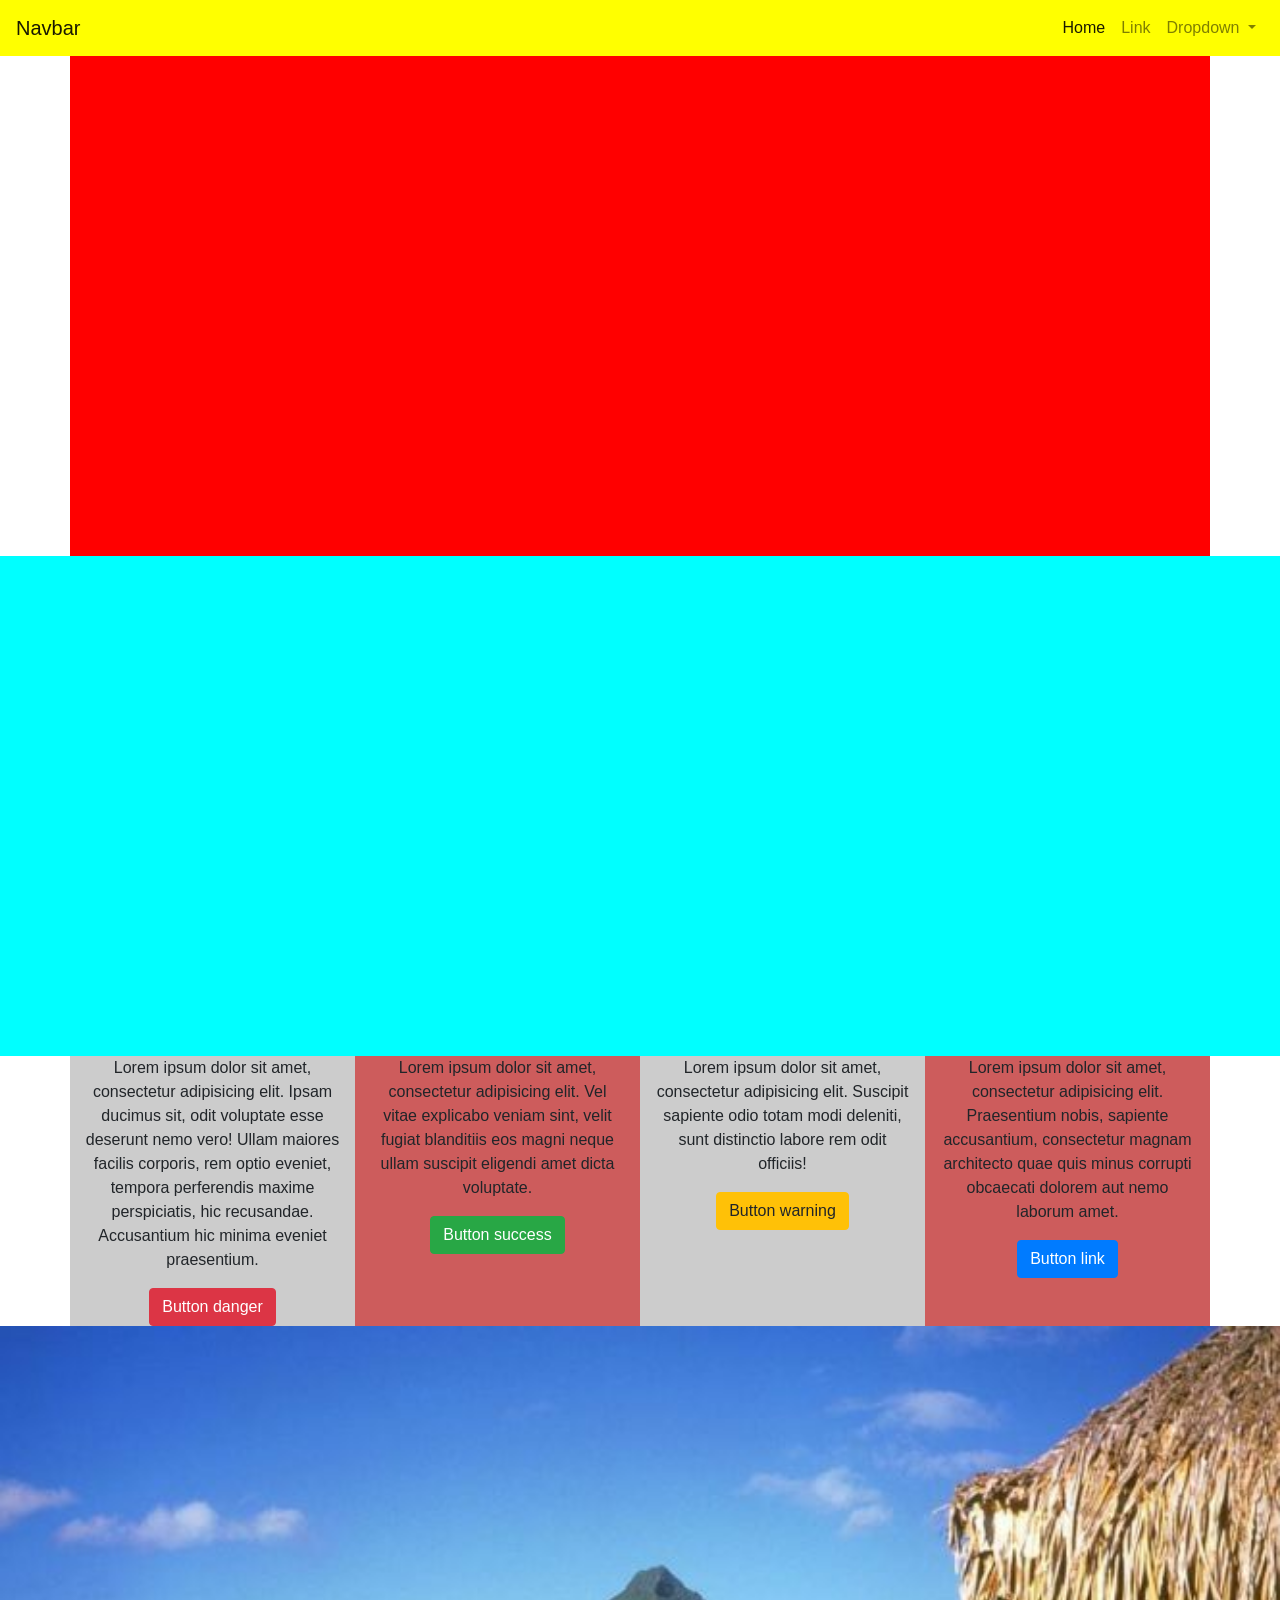
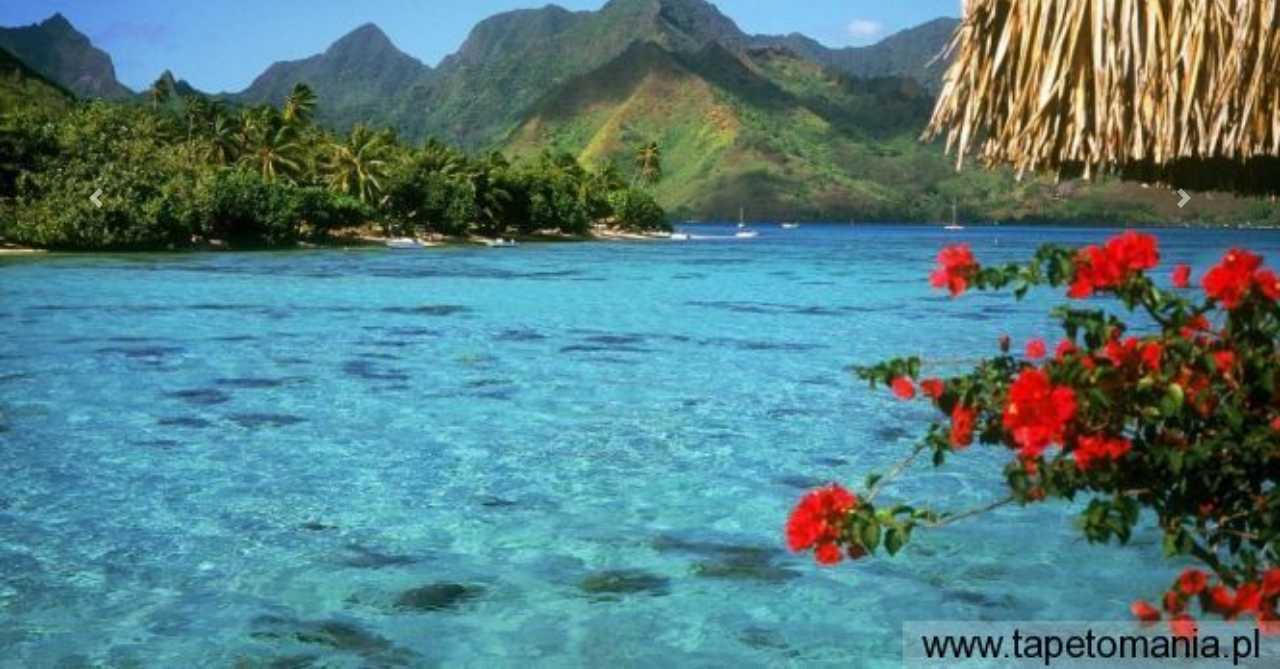
<file: 1-bootstrap-podstawowe/index.html>
<!DOCTYPE html>
<html lang="en">

<head>
    <meta charset="UTF-8">
    <title>Bootstrap</title>
    <link rel="stylesheet" href="css/style.css">
    <link rel="stylesheet" href="https://maxcdn.bootstrapcdn.com/bootstrap/4.0.0-beta.2/css/bootstrap.min.css">
</head>

<body>

    <nav id='main-nav' class="navbar navbar-expand-lg navbar-light">
        <a class="navbar-brand" href="#">Navbar</a>
        <button class="navbar-toggler" type="button" data-toggle="collapse" data-target="#navbarSupportedContent"
            aria-controls="navbarSupportedContent" aria-expanded="false" aria-label="Toggle navigation">
            <span class="navbar-toggler-icon"></span>
        </button>

        <div class="collapse navbar-collapse" id="navbarSupportedContent">
            <ul class="navbar-nav mr-auto w-100 justify-content-end">
                <!--powyżej dodaliśmy w-100 oraz justify-content-end ====aby przeniosło nam ikony na prawą stronę-->
                <li class="nav-item active">
                    <a class="nav-link" href="#">Home <span class="sr-only">(current)</span></a>
                </li>
                <li class="nav-item">
                    <a class="nav-link" href="#">Link</a>
                </li>
                <li class="nav-item dropdown">
                    <a class="nav-link dropdown-toggle" href="#" id="navbarDropdown" role="button"
                        data-toggle="dropdown" aria-haspopup="true" aria-expanded="false">
                        Dropdown
                    </a>
                    <div class="dropdown-menu" aria-labelledby="navbarDropdown">
                        <a class="dropdown-item" href="#">Action</a>
                        <a class="dropdown-item" href="#">Another action</a>
                        <div class="dropdown-divider"></div>
                        <a class="dropdown-item" href="#">Something else here</a>
                    </div>
                </li>
            </ul>
        </div>
    </nav>

    <div class='container container-first'></div>
    <div class="container-fluid container-second"></div>

    <div class="container">
        <div class="row">
            <div class='col-12 col-sm-6 col-md-3 item text-center'>
                <p class='text-center'>Lorem ipsum dolor sit amet, consectetur adipisicing elit. Ipsam ducimus sit, odit
                    voluptate esse deserunt nemo vero! Ullam maiores facilis corporis, rem optio eveniet, tempora
                    perferendis maxime perspiciatis, hic recusandae. Accusantium hic minima eveniet praesentium.</p>
                <a href="" class='btn btn-danger'>Button danger</a>
            </div>
            <div class='col-12 col-sm-6 col-md-3 item text-center'>
                <p class='text-center'>Lorem ipsum dolor sit amet, consectetur adipisicing elit. Vel vitae explicabo
                    veniam sint, velit fugiat blanditiis eos magni neque ullam suscipit eligendi amet dicta voluptate.
                </p>
                <a href="" class='btn btn-success'>Button success</a>
            </div>
            <div class='col-12 col-sm-6 col-md-3 item text-center'>
                <p class='text-center'>Lorem ipsum dolor sit amet, consectetur adipisicing elit. Suscipit sapiente odio
                    totam modi deleniti, sunt distinctio labore rem odit officiis!</p>
                <a href="" class='btn btn-warning'>Button warning</a>
            </div>
            <div class='col-12 col-sm-6 col-md-3 item text-center'>
                <p class='text-center'>Lorem ipsum dolor sit amet, consectetur adipisicing elit. Praesentium nobis,
                    sapiente accusantium, consectetur magnam architecto quae quis minus corrupti obcaecati dolorem aut
                    nemo laborum amet.</p>
                <a href="" class='btn btn-primary'>Button link</a>
            </div>
        </div>
    </div>

    <!--Carousel-->

    <div id="carouselExampleControls" class="carousel slide" data-ride="carousel">
        <div class="carousel-inner">
            <div class="carousel-item active">
                <img class="d-block w-100" src="img/59781.jpg" alt="First slide">
            </div>
            <div class="carousel-item">
                <img class="d-block w-100" src="img/widok-aweczki-jezioro.jpeg" alt="Second slide">
            </div>
            <div class="carousel-item">
                <img class="d-block w-100" src="img/zdjecie-indeks.jpg" alt="Third slide">
            </div>
        </div>
        <a class="carousel-control-prev" href="#carouselExampleControls" role="button" data-slide="prev"> <span
                class="carousel-control-prev-icon" aria-hidden="true"></span>
            <span class="sr-only">Previous</span>
        </a>
        <a class="carousel-control-next" href="#carouselExampleControls" role="button" data-slide="next">
            <span class="carousel-control-next-icon" aria-hidden="true"></span>
            <span class="sr-only">Next</span>
        </a>
    </div>

    <!-- Optional JavaScript -->
    <!-- jQuery first, then Popper.js, then Bootstrap JS -->
    <script src="https://code.jquery.com/jquery-3.2.1.slim.min.js"></script>
    <script src="https://cdnjs.cloudflare.com/ajax/libs/popper.js/1.12.3/umd/popper.min.js"></script>
    <script src="https://maxcdn.bootstrapcdn.com/bootstrap/4.0.0-beta.2/js/bootstrap.min.js"></script>
    <script src="js/main.js"></script>

</body>

</html>
</file>
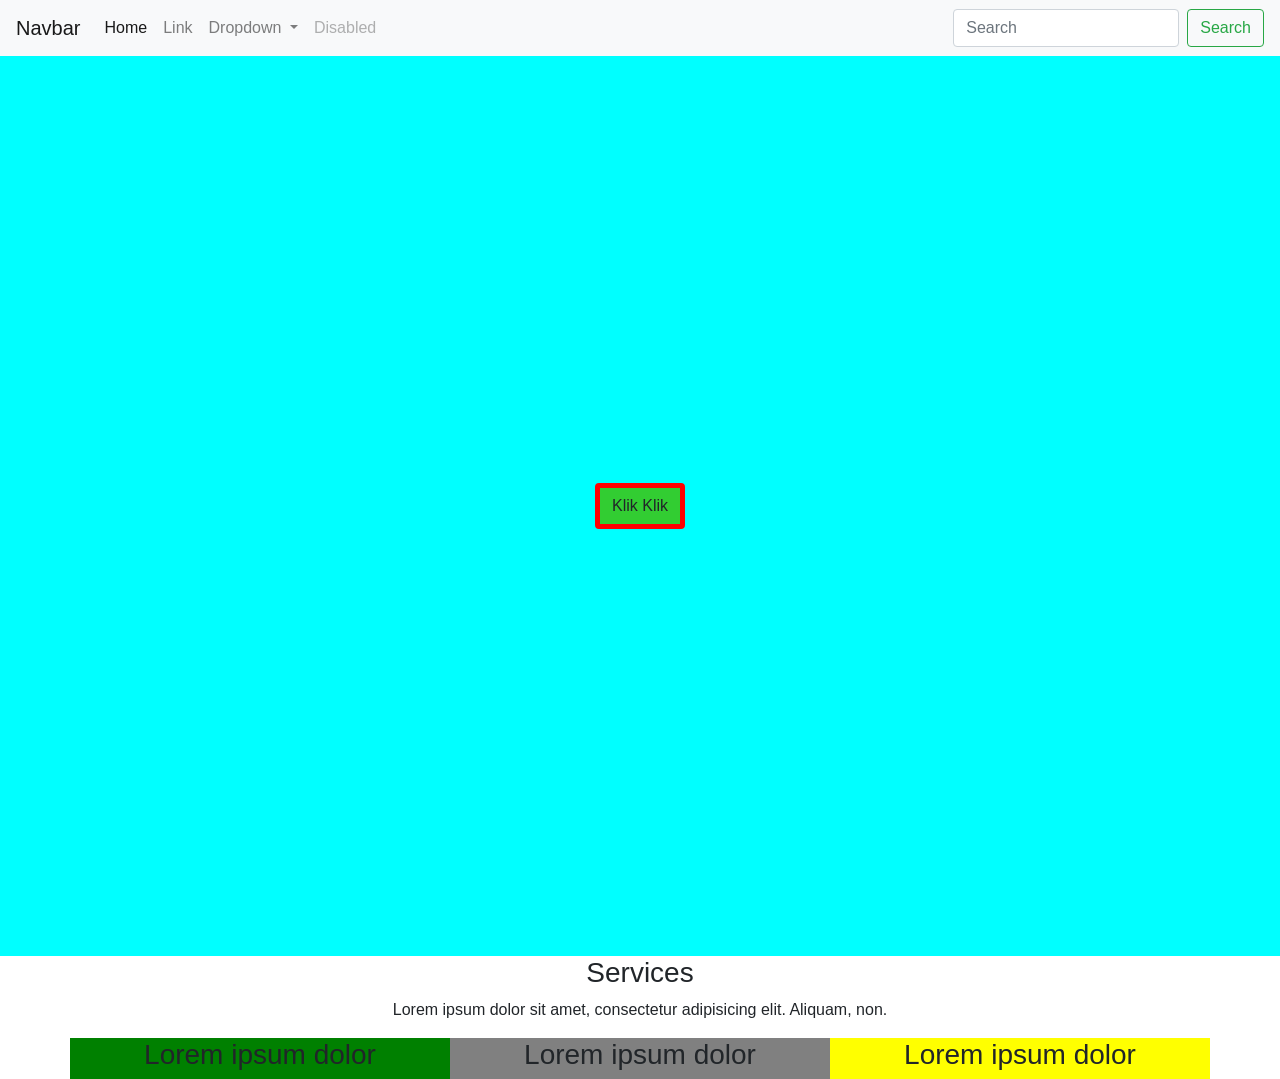
<file: 2-bootstrap-dodatkowe/index.html>
<!DOCTYPE html>
<html lang="en">

<head>
    <meta charset="UTF-8">
    <title>Bootstrap dodatkowe</title>
    <link rel="stylesheet" href="css/style.css">
    <link rel="stylesheet" href="https://maxcdn.bootstrapcdn.com/bootstrap/4.0.0-beta.2/css/bootstrap.min.css">
</head>

<body>
    <nav class="navbar navbar-expand-lg navbar-light bg-light">
        <a class="navbar-brand" href="#">Navbar</a>
        <button class="navbar-toggler" type="button" data-toggle="collapse" data-target="#navbarSupportedContent" aria-controls="navbarSupportedContent" aria-expanded="false" aria-label="Toggle navigation" class="btn btn-primary btn-sm">
    <span class="navbar-toggler-icon"></span>
  </button>

        <div class="collapse navbar-collapse" id="navbarSupportedContent">
            <ul class="navbar-nav mr-auto">
                <li class="nav-item active">
                    <a class="nav-link" href="#">Home <span class="sr-only">(current)</span></a>
                </li>
                <li class="nav-item">
                    <a class="nav-link" href="#">Link</a>
                </li>
                <li class="nav-item dropdown">
                    <a class="nav-link dropdown-toggle" href="#" id="navbarDropdown" role="button" data-toggle="dropdown" aria-haspopup="true" aria-expanded="false">
          Dropdown
        </a>
                    <div class="dropdown-menu" aria-labelledby="navbarDropdown">
                        <a class="dropdown-item" href="#">Action</a>
                        <a class="dropdown-item" href="#">Another action</a>
                        <div class="dropdown-divider"></div>
                        <a class="dropdown-item" href="#">Something else here</a>
                    </div>
                </li>
                <li class="nav-item">
                    <a class="nav-link disabled" href="#">Disabled</a>
                </li>
            </ul>
            <form class="form-inline my-2 my-lg-0">
                <input class="form-control mr-sm-2" type="search" placeholder="Search" aria-label="Search">
                <button class="btn btn-outline-success my-2 my-sm-0" type="submit">Search</button>
            </form>
        </div>
    </nav>

    <header id="main-header" class="container-fluid d-flex align-items-center justify-content-center">
        <button id="btn-klik" class="btn btn-warning btn-large text-right">Klik Klik</button>
    </header>

    <section id="main-section" class="container">
        <div class="row">
            <div class="col-12 text-center">
                <h3>Services</h3>
                <p>Lorem ipsum dolor sit amet, consectetur adipisicing elit. Aliquam, non.</p>
            </div>
        </div>
        <div class="row">
            <div class="col-12 col-sm-6 col-md-4 item">
                <h3>Lorem ipsum dolor</h3>
            </div>
            <div class="col-12 col-sm-6 col-md-4 item">
                <h3>Lorem ipsum dolor</h3>
            </div>
            <div class="col-12 col-sm-6 col-md-4 item">
                <h3>Lorem ipsum dolor</h3>
            </div>
        </div>
    </section>

    <script src="https://code.jquery.com/jquery-3.2.1.slim.min.js"></script>
    <script src="https://cdnjs.cloudflare.com/ajax/libs/popper.js/1.12.3/umd/popper.min.js"></script>
    <script src="https://maxcdn.bootstrapcdn.com/bootstrap/4.0.0-beta.2/js/bootstrap.min.js"></script>
    <script src="js/main.js"></script>

</body>

</html>
</file>
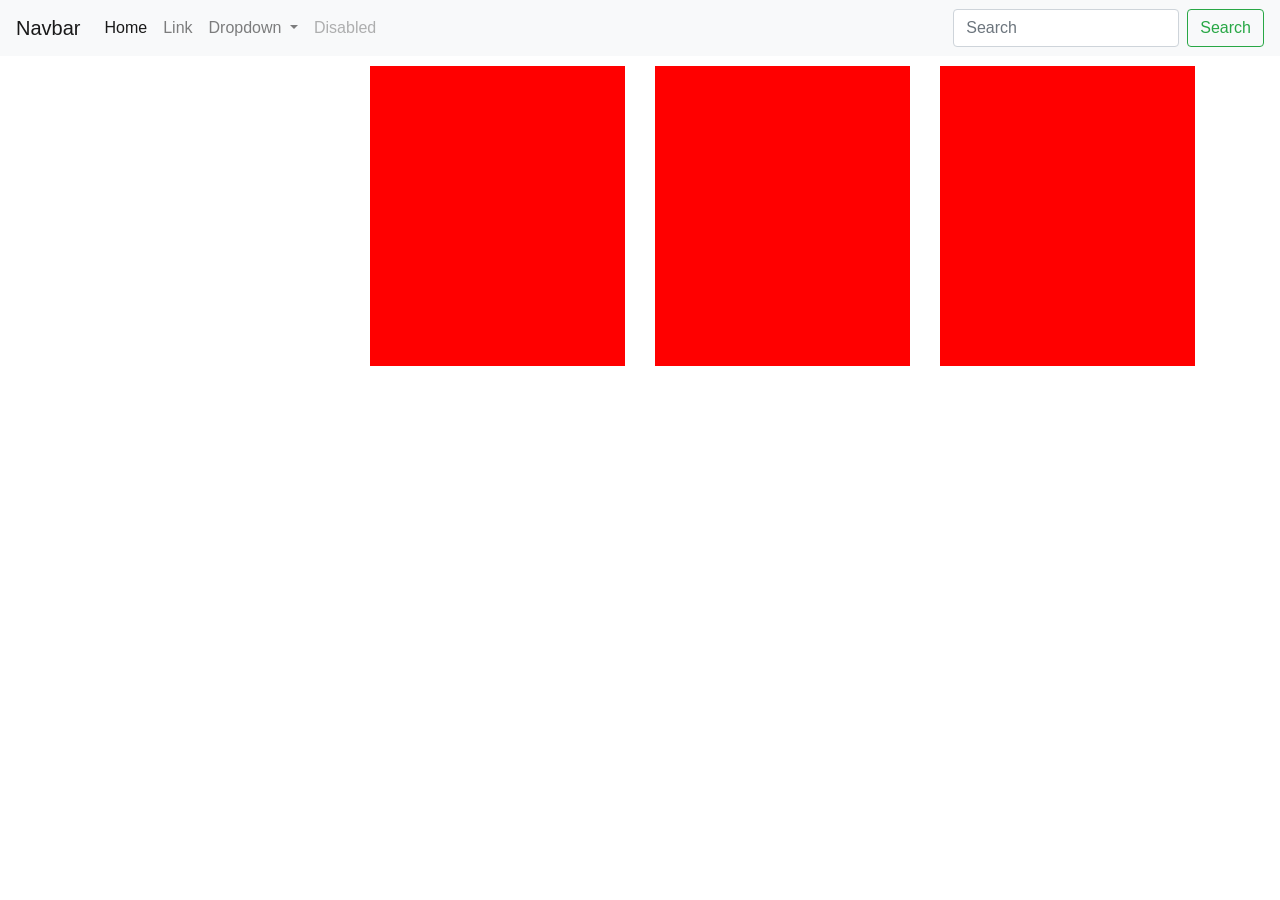
<file: bs-powtorka/index.html>
<!DOCTYPE html>
<html lang="en">

<head>
    <meta charset="UTF-8">
    <title>Document</title>

    <meta name="viewport" content="width=device-width, user-scalable=no, initial-scale=1.0, maximum-scale=1.0, minimum-scale=1.0">

    <link rel="stylesheet" href="bootstrap-4.0.0/dist/css/bootstrap.min.css">
    
    <link rel="stylesheet" href="css/style.css">
</head>

<body>
    <nav class="navbar navbar-expand-lg navbar-light bg-light">
        <a class="navbar-brand" href="#">Navbar</a>
        <button class="navbar-toggler" type="button" data-toggle="collapse" data-target="#navbarSupportedContent" aria-controls="navbarSupportedContent" aria-expanded="false" aria-label="Toggle navigation">
    <span class="navbar-toggler-icon"></span>
  </button>

        <div class="collapse navbar-collapse" id="navbarSupportedContent">
            <ul class="navbar-nav mr-auto">
                <li class="nav-item active">
                    <a class="nav-link" href="#">Home <span class="sr-only">(current)</span></a>
                </li>
                <li class="nav-item">
                    <a class="nav-link" href="#">Link</a>
                </li>
                <li class="nav-item dropdown">
                    <a class="nav-link dropdown-toggle" href="#" id="navbarDropdown" role="button" data-toggle="dropdown" aria-haspopup="true" aria-expanded="false">
          Dropdown
        </a>
                    <div class="dropdown-menu" aria-labelledby="navbarDropdown">
                        <a class="dropdown-item" href="#">Action</a>
                        <a class="dropdown-item" href="#">Another action</a>
                        <div class="dropdown-divider"></div>
                        <a class="dropdown-item" href="#">Something else here</a>
                    </div>
                </li>
                <li class="nav-item">
                    <a class="nav-link disabled" href="#">Disabled</a>
                </li>
            </ul>
            <form class="form-inline my-2 my-lg-0">
                <input class="form-control mr-sm-2" type="search" placeholder="Search" aria-label="Search">
                <button class="btn btn-outline-success my-2 my-sm-0" type="submit">Search</button>
            </form>
        </div>
    </nav>

    <section>
        <div class="container">
            <div class="row">
                <div class="col-sm-6 col-md-4 col-lg-3">
                    <div class="colored img1">
                        <div class="mask">
                            <p>lorem</p>
                        </div>
                    </div>
                </div>
                <div class="col-sm-6 col-md-4 col-lg-3">
                    <div class="colored"></div>
                </div>
                <div class="col-sm-6 col-md-4 col-lg-3">
                    <div class="colored"></div>
                </div>

                <div class="col-sm-6 col-md-4 col-lg-3">
                    <div class="colored"></div>
                </div>
            </div>
        </div>
    </section>
    
    <script src="https://ajax.googleapis.com/ajax/libs/jquery/1.12.4/jquery.min.js"></script>
    <script src="https://cdnjs.cloudflare.com/ajax/libs/popper.js/1.13.0/popper.min.js"></script>
    <script src="bootstrap-4.0.0/dist/js/bootstrap.min.js"></script>
        
    
</body>

</html>
</file>
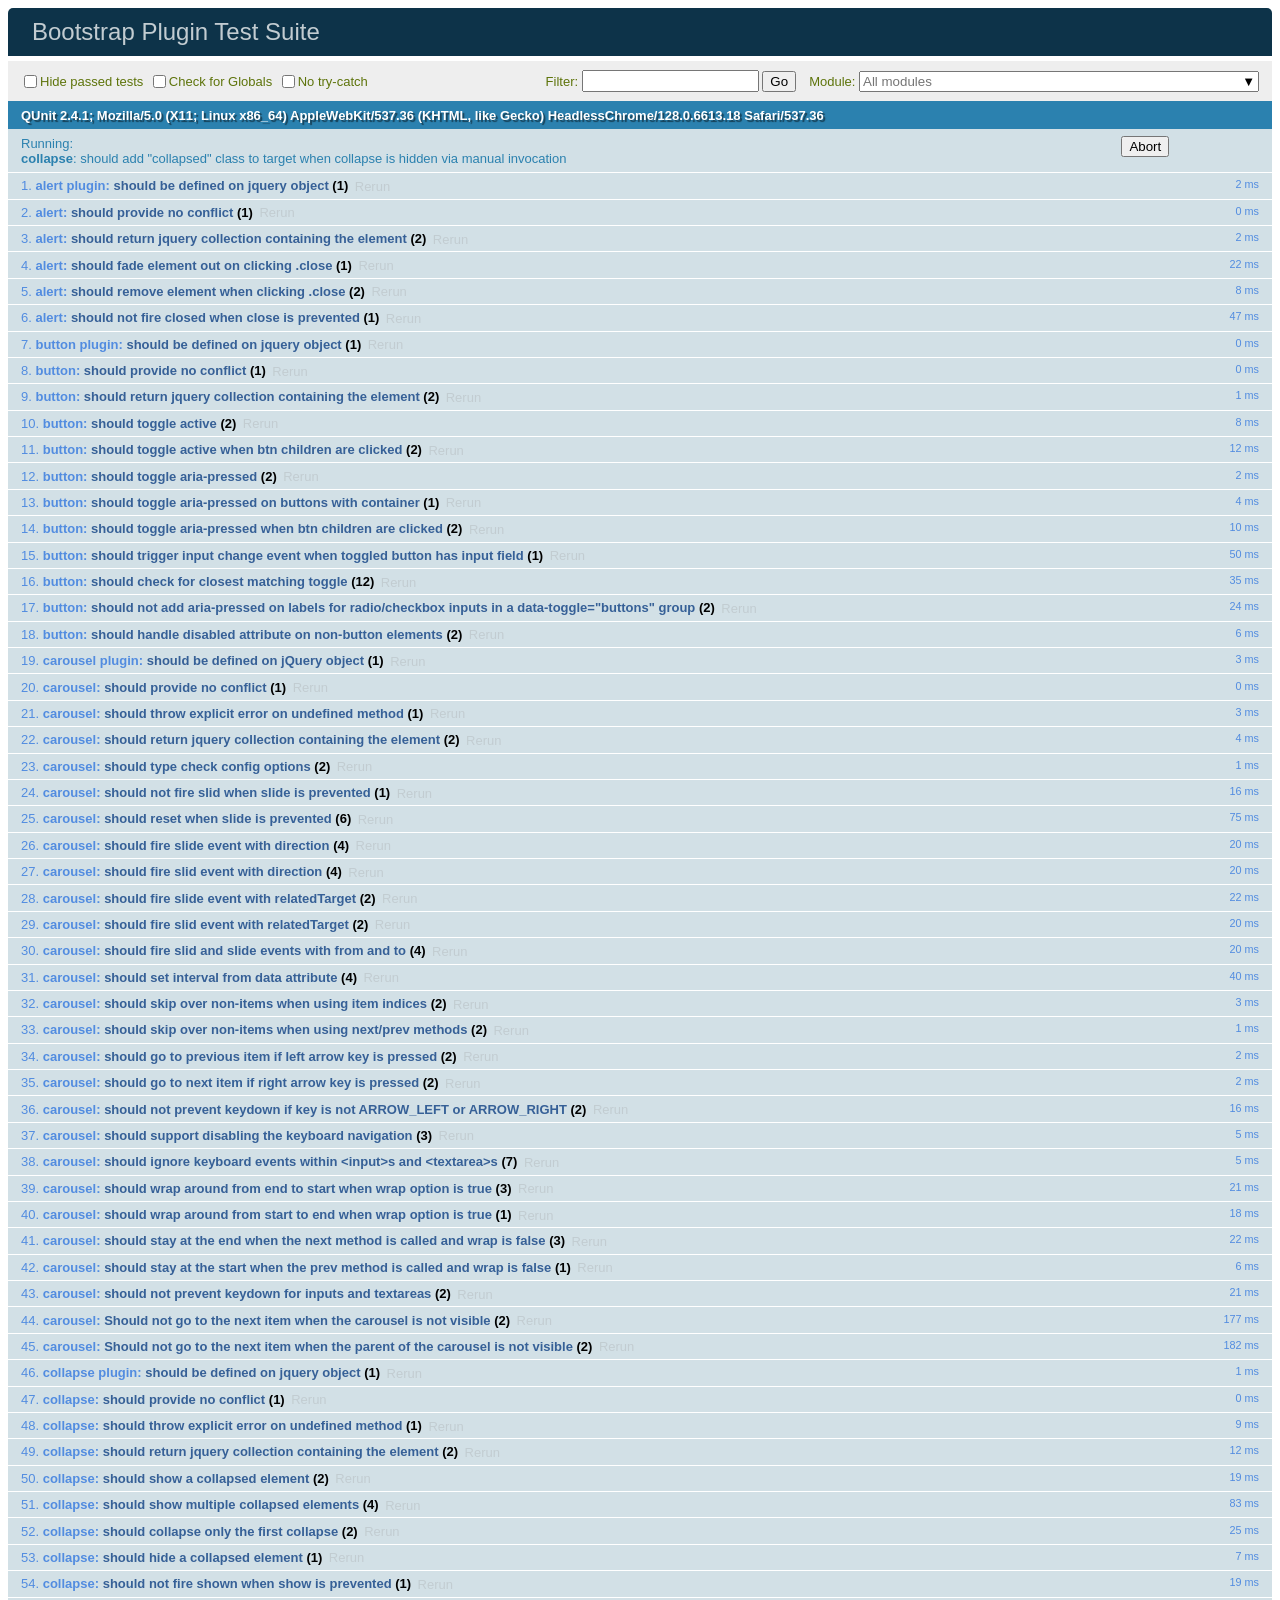
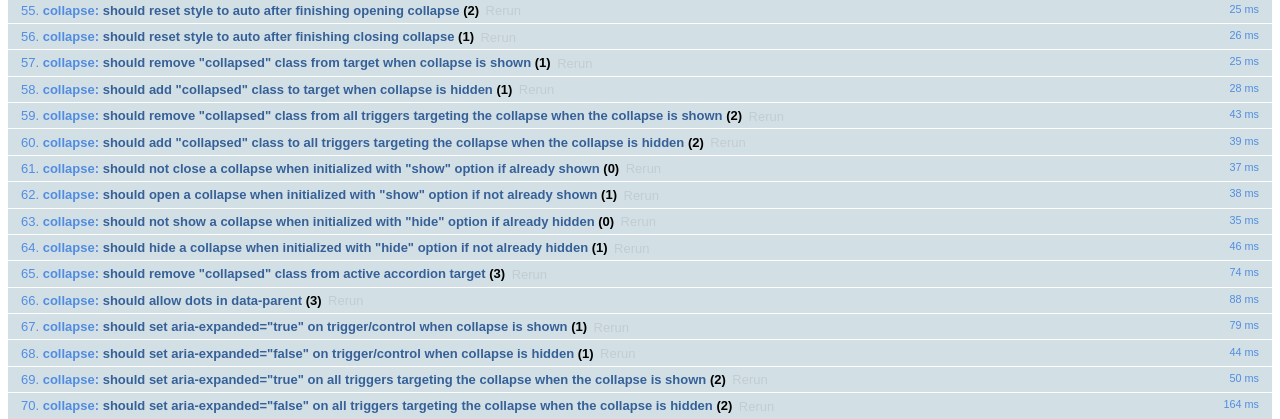
<file: bs-powtorka/bootstrap-4.0.0/js/tests/index.html>
<!doctype html>
<html lang="en">
  <head>
    <meta charset="utf-8">
    <meta name="viewport" content="width=device-width, initial-scale=1, shrink-to-fit=no">
    <title>Bootstrap Plugin Test Suite</title>

    <!-- jQuery -->
    <script>
      (function () {
        var path = '../../assets/js/vendor/jquery-slim.min.js'
        // get jquery param from the query string.
        var jQueryVersion = location.search.match(/[?&]jquery=(.*?)(?=&|$)/)

        // If a version was specified, use that version from our vendor folder
        if (jQueryVersion) {
          path = 'vendor/jquery-' + jQueryVersion[1] + '.min.js'
        }
        document.write('<script src="' + path + '"><\/script>')
      }())
    </script>
    <script src="../../assets/js/vendor/popper.min.js"></script>

    <!-- QUnit -->
    <link rel="stylesheet" href="vendor/qunit.css" media="screen">
    <script src="vendor/qunit.js"></script>

    <script>
      // Disable jQuery event aliases to ensure we don't accidentally use any of them
      [
        'blur',
        'focus',
        'focusin',
        'focusout',
        'resize',
        'scroll',
        'click',
        'dblclick',
        'mousedown',
        'mouseup',
        'mousemove',
        'mouseover',
        'mouseout',
        'mouseenter',
        'mouseleave',
        'change',
        'select',
        'submit',
        'keydown',
        'keypress',
        'keyup',
        'contextmenu'
      ].forEach(function(eventAlias) {
        $.fn[eventAlias] = function() {
          throw new Error('Using the ".' + eventAlias + '()" method is not allowed, so that Bootstrap can be compatible with custom jQuery builds which exclude the "event aliases" module that defines said method. See https://github.com/twbs/bootstrap/blob/master/CONTRIBUTING.md#js')
        }
      })

      // Require assert.expect in each test
      QUnit.config.requireExpects = true

      // See https://github.com/axemclion/grunt-saucelabs#test-result-details-with-qunit
      var log = []
      var testName

      QUnit.done(function(testResults) {
        var tests = []
        for (var i = 0; i < log.length; i++) {
          var details = log[i]
          tests.push({
            name: details.name,
            result: details.result,
            expected: details.expected,
            actual: details.actual,
            source: details.source
          })
        }
        testResults.tests = tests

        window.global_test_results = testResults
      })

      QUnit.testStart(function(testDetails) {
        QUnit.log(function(details) {
          if (!details.result) {
            details.name = testDetails.name
            log.push(details)
          }
        })
      })

      // Display fixture on-screen on iOS to avoid false positives
      // See https://github.com/twbs/bootstrap/pull/15955
      if (/iPhone|iPad|iPod/.test(navigator.userAgent)) {
        QUnit.begin(function() {
          $('#qunit-fixture').css({ top: 0, left: 0 })
        })

        QUnit.done(function() {
          $('#qunit-fixture').css({ top: '', left: '' })
        })
      }
    </script>

    <!-- Transpiled Plugins -->
    <script src="../dist/util.js"></script>
    <script src="../dist/alert.js"></script>
    <script src="../dist/button.js"></script>
    <script src="../dist/carousel.js"></script>
    <script src="../dist/collapse.js"></script>
    <script src="../dist/dropdown.js"></script>
    <script src="../dist/modal.js"></script>
    <script src="../dist/scrollspy.js"></script>
    <script src="../dist/tab.js"></script>
    <script src="../dist/tooltip.js"></script>
    <script src="../dist/popover.js"></script>

    <!-- Unit Tests -->
    <script src="unit/alert.js"></script>
    <script src="unit/button.js"></script>
    <script src="unit/carousel.js"></script>
    <script src="unit/collapse.js"></script>
    <script src="unit/dropdown.js"></script>
    <script src="unit/modal.js"></script>
    <script src="unit/scrollspy.js"></script>
    <script src="unit/tab.js"></script>
    <script src="unit/tooltip.js"></script>
    <script src="unit/popover.js"></script>
    <script src="unit/util.js"></script>
  </head>
  <body>
    <div id="qunit-container">
      <div id="qunit"></div>
      <div id="qunit-fixture"></div>
    </div>
  </body>
</html>
</file>
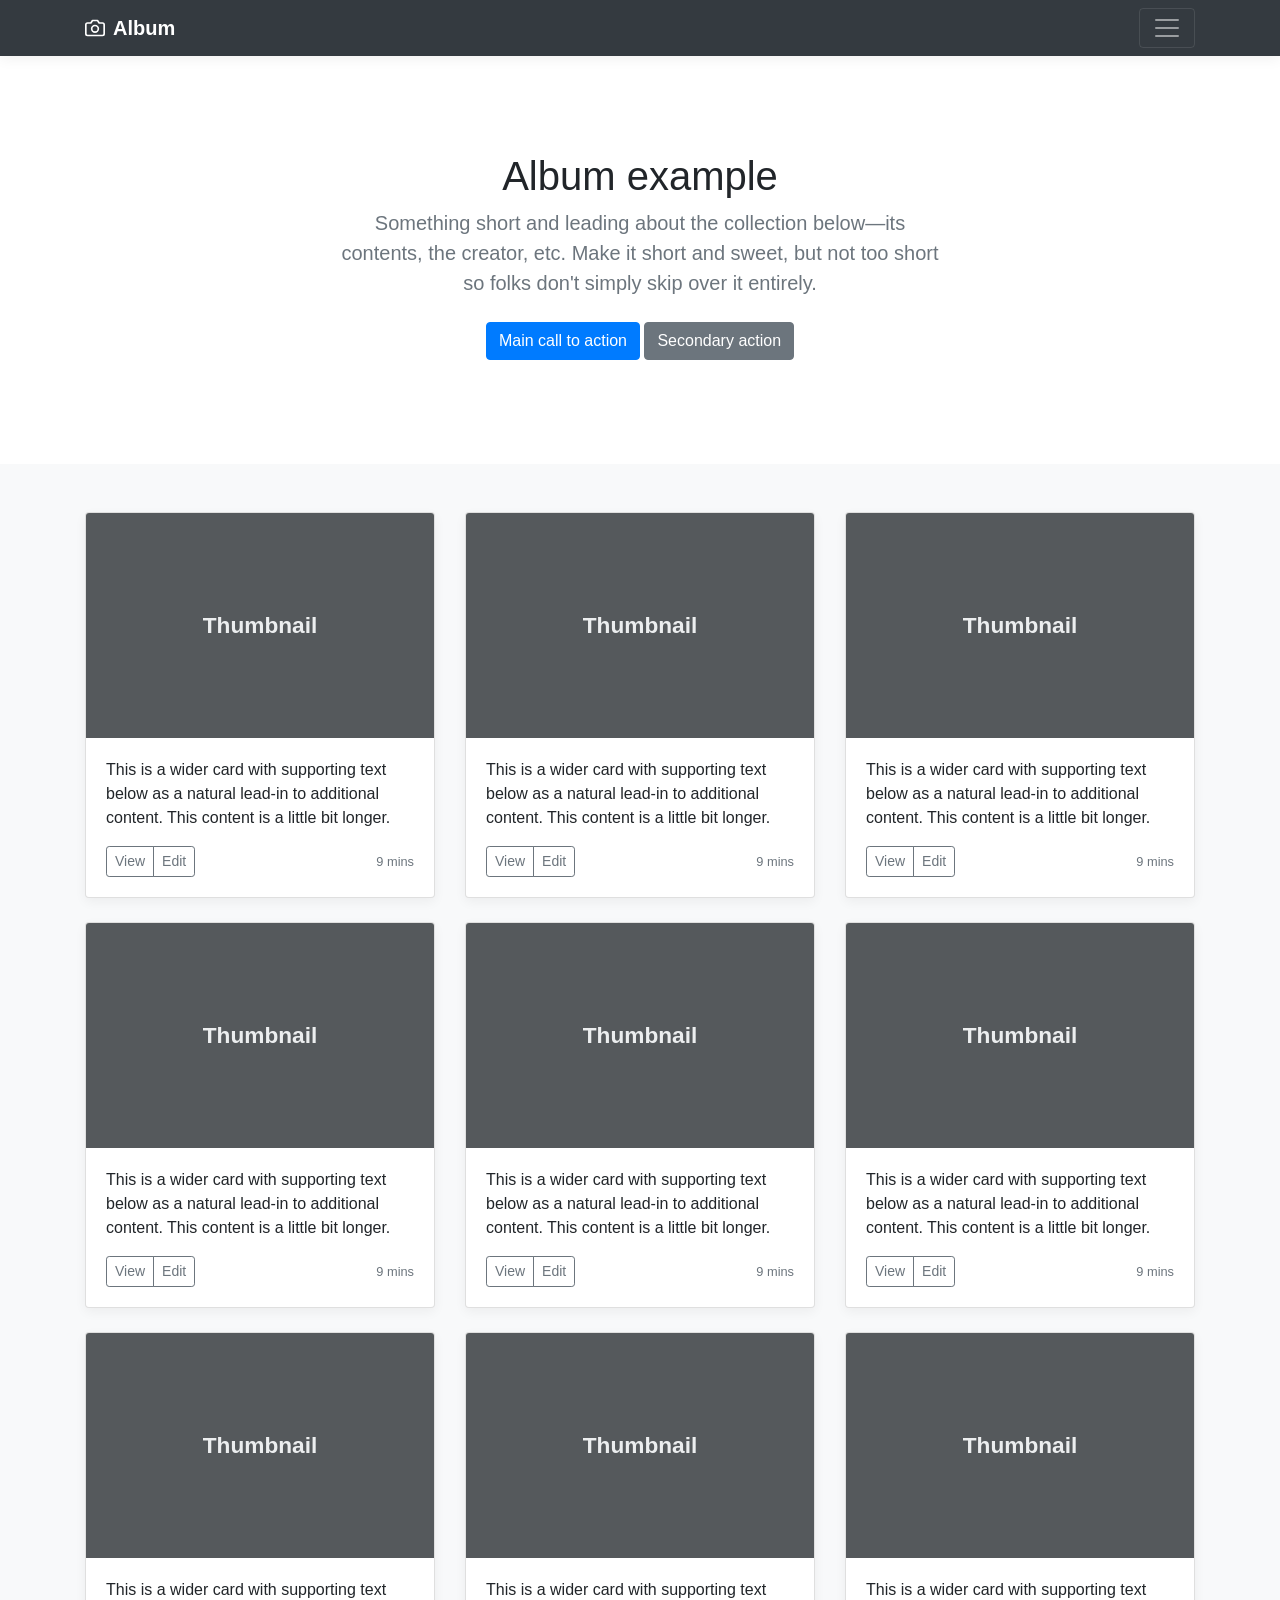
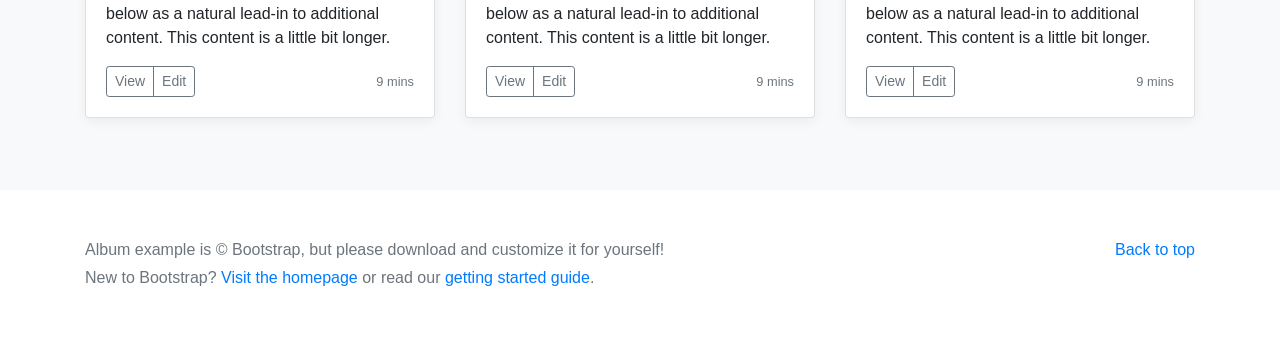
<file: bs-powtorka/bootstrap-4.0.0/docs/4.0/examples/album/index.html>
<!doctype html>
<html lang="en">
  <head>
    <meta charset="utf-8">
    <meta name="viewport" content="width=device-width, initial-scale=1, shrink-to-fit=no">
    <meta name="description" content="">
    <meta name="author" content="">
    <link rel="icon" href="../../../../favicon.ico">

    <title>Album example for Bootstrap</title>

    <!-- Bootstrap core CSS -->
    <link href="../../../../dist/css/bootstrap.min.css" rel="stylesheet">

    <!-- Custom styles for this template -->
    <link href="album.css" rel="stylesheet">
  </head>

  <body>

    <header>
      <div class="collapse bg-dark" id="navbarHeader">
        <div class="container">
          <div class="row">
            <div class="col-sm-8 col-md-7 py-4">
              <h4 class="text-white">About</h4>
              <p class="text-muted">Add some information about the album below, the author, or any other background context. Make it a few sentences long so folks can pick up some informative tidbits. Then, link them off to some social networking sites or contact information.</p>
            </div>
            <div class="col-sm-4 offset-md-1 py-4">
              <h4 class="text-white">Contact</h4>
              <ul class="list-unstyled">
                <li><a href="#" class="text-white">Follow on Twitter</a></li>
                <li><a href="#" class="text-white">Like on Facebook</a></li>
                <li><a href="#" class="text-white">Email me</a></li>
              </ul>
            </div>
          </div>
        </div>
      </div>
      <div class="navbar navbar-dark bg-dark box-shadow">
        <div class="container d-flex justify-content-between">
          <a href="#" class="navbar-brand d-flex align-items-center">
            <svg xmlns="http://www.w3.org/2000/svg" width="20" height="20" viewBox="0 0 24 24" fill="none" stroke="currentColor" stroke-width="2" stroke-linecap="round" stroke-linejoin="round" class="mr-2"><path d="M23 19a2 2 0 0 1-2 2H3a2 2 0 0 1-2-2V8a2 2 0 0 1 2-2h4l2-3h6l2 3h4a2 2 0 0 1 2 2z"></path><circle cx="12" cy="13" r="4"></circle></svg>
            <strong>Album</strong>
          </a>
          <button class="navbar-toggler" type="button" data-toggle="collapse" data-target="#navbarHeader" aria-controls="navbarHeader" aria-expanded="false" aria-label="Toggle navigation">
            <span class="navbar-toggler-icon"></span>
          </button>
        </div>
      </div>
    </header>

    <main role="main">

      <section class="jumbotron text-center">
        <div class="container">
          <h1 class="jumbotron-heading">Album example</h1>
          <p class="lead text-muted">Something short and leading about the collection below—its contents, the creator, etc. Make it short and sweet, but not too short so folks don't simply skip over it entirely.</p>
          <p>
            <a href="#" class="btn btn-primary my-2">Main call to action</a>
            <a href="#" class="btn btn-secondary my-2">Secondary action</a>
          </p>
        </div>
      </section>

      <div class="album py-5 bg-light">
        <div class="container">

          <div class="row">
            <div class="col-md-4">
              <div class="card mb-4 box-shadow">
                <img class="card-img-top" data-src="holder.js/100px225?theme=thumb&bg=55595c&fg=eceeef&text=Thumbnail" alt="Card image cap">
                <div class="card-body">
                  <p class="card-text">This is a wider card with supporting text below as a natural lead-in to additional content. This content is a little bit longer.</p>
                  <div class="d-flex justify-content-between align-items-center">
                    <div class="btn-group">
                      <button type="button" class="btn btn-sm btn-outline-secondary">View</button>
                      <button type="button" class="btn btn-sm btn-outline-secondary">Edit</button>
                    </div>
                    <small class="text-muted">9 mins</small>
                  </div>
                </div>
              </div>
            </div>
            <div class="col-md-4">
              <div class="card mb-4 box-shadow">
                <img class="card-img-top" data-src="holder.js/100px225?theme=thumb&bg=55595c&fg=eceeef&text=Thumbnail" alt="Card image cap">
                <div class="card-body">
                  <p class="card-text">This is a wider card with supporting text below as a natural lead-in to additional content. This content is a little bit longer.</p>
                  <div class="d-flex justify-content-between align-items-center">
                    <div class="btn-group">
                      <button type="button" class="btn btn-sm btn-outline-secondary">View</button>
                      <button type="button" class="btn btn-sm btn-outline-secondary">Edit</button>
                    </div>
                    <small class="text-muted">9 mins</small>
                  </div>
                </div>
              </div>
            </div>
            <div class="col-md-4">
              <div class="card mb-4 box-shadow">
                <img class="card-img-top" data-src="holder.js/100px225?theme=thumb&bg=55595c&fg=eceeef&text=Thumbnail" alt="Card image cap">
                <div class="card-body">
                  <p class="card-text">This is a wider card with supporting text below as a natural lead-in to additional content. This content is a little bit longer.</p>
                  <div class="d-flex justify-content-between align-items-center">
                    <div class="btn-group">
                      <button type="button" class="btn btn-sm btn-outline-secondary">View</button>
                      <button type="button" class="btn btn-sm btn-outline-secondary">Edit</button>
                    </div>
                    <small class="text-muted">9 mins</small>
                  </div>
                </div>
              </div>
            </div>

            <div class="col-md-4">
              <div class="card mb-4 box-shadow">
                <img class="card-img-top" data-src="holder.js/100px225?theme=thumb&bg=55595c&fg=eceeef&text=Thumbnail" alt="Card image cap">
                <div class="card-body">
                  <p class="card-text">This is a wider card with supporting text below as a natural lead-in to additional content. This content is a little bit longer.</p>
                  <div class="d-flex justify-content-between align-items-center">
                    <div class="btn-group">
                      <button type="button" class="btn btn-sm btn-outline-secondary">View</button>
                      <button type="button" class="btn btn-sm btn-outline-secondary">Edit</button>
                    </div>
                    <small class="text-muted">9 mins</small>
                  </div>
                </div>
              </div>
            </div>
            <div class="col-md-4">
              <div class="card mb-4 box-shadow">
                <img class="card-img-top" data-src="holder.js/100px225?theme=thumb&bg=55595c&fg=eceeef&text=Thumbnail" alt="Card image cap">
                <div class="card-body">
                  <p class="card-text">This is a wider card with supporting text below as a natural lead-in to additional content. This content is a little bit longer.</p>
                  <div class="d-flex justify-content-between align-items-center">
                    <div class="btn-group">
                      <button type="button" class="btn btn-sm btn-outline-secondary">View</button>
                      <button type="button" class="btn btn-sm btn-outline-secondary">Edit</button>
                    </div>
                    <small class="text-muted">9 mins</small>
                  </div>
                </div>
              </div>
            </div>
            <div class="col-md-4">
              <div class="card mb-4 box-shadow">
                <img class="card-img-top" data-src="holder.js/100px225?theme=thumb&bg=55595c&fg=eceeef&text=Thumbnail" alt="Card image cap">
                <div class="card-body">
                  <p class="card-text">This is a wider card with supporting text below as a natural lead-in to additional content. This content is a little bit longer.</p>
                  <div class="d-flex justify-content-between align-items-center">
                    <div class="btn-group">
                      <button type="button" class="btn btn-sm btn-outline-secondary">View</button>
                      <button type="button" class="btn btn-sm btn-outline-secondary">Edit</button>
                    </div>
                    <small class="text-muted">9 mins</small>
                  </div>
                </div>
              </div>
            </div>

            <div class="col-md-4">
              <div class="card mb-4 box-shadow">
                <img class="card-img-top" data-src="holder.js/100px225?theme=thumb&bg=55595c&fg=eceeef&text=Thumbnail" alt="Card image cap">
                <div class="card-body">
                  <p class="card-text">This is a wider card with supporting text below as a natural lead-in to additional content. This content is a little bit longer.</p>
                  <div class="d-flex justify-content-between align-items-center">
                    <div class="btn-group">
                      <button type="button" class="btn btn-sm btn-outline-secondary">View</button>
                      <button type="button" class="btn btn-sm btn-outline-secondary">Edit</button>
                    </div>
                    <small class="text-muted">9 mins</small>
                  </div>
                </div>
              </div>
            </div>
            <div class="col-md-4">
              <div class="card mb-4 box-shadow">
                <img class="card-img-top" data-src="holder.js/100px225?theme=thumb&bg=55595c&fg=eceeef&text=Thumbnail" alt="Card image cap">
                <div class="card-body">
                  <p class="card-text">This is a wider card with supporting text below as a natural lead-in to additional content. This content is a little bit longer.</p>
                  <div class="d-flex justify-content-between align-items-center">
                    <div class="btn-group">
                      <button type="button" class="btn btn-sm btn-outline-secondary">View</button>
                      <button type="button" class="btn btn-sm btn-outline-secondary">Edit</button>
                    </div>
                    <small class="text-muted">9 mins</small>
                  </div>
                </div>
              </div>
            </div>
            <div class="col-md-4">
              <div class="card mb-4 box-shadow">
                <img class="card-img-top" data-src="holder.js/100px225?theme=thumb&bg=55595c&fg=eceeef&text=Thumbnail" alt="Card image cap">
                <div class="card-body">
                  <p class="card-text">This is a wider card with supporting text below as a natural lead-in to additional content. This content is a little bit longer.</p>
                  <div class="d-flex justify-content-between align-items-center">
                    <div class="btn-group">
                      <button type="button" class="btn btn-sm btn-outline-secondary">View</button>
                      <button type="button" class="btn btn-sm btn-outline-secondary">Edit</button>
                    </div>
                    <small class="text-muted">9 mins</small>
                  </div>
                </div>
              </div>
            </div>
          </div>
        </div>
      </div>

    </main>

    <footer class="text-muted">
      <div class="container">
        <p class="float-right">
          <a href="#">Back to top</a>
        </p>
        <p>Album example is &copy; Bootstrap, but please download and customize it for yourself!</p>
        <p>New to Bootstrap? <a href="../../">Visit the homepage</a> or read our <a href="../../getting-started/">getting started guide</a>.</p>
      </div>
    </footer>

    <!-- Bootstrap core JavaScript
    ================================================== -->
    <!-- Placed at the end of the document so the pages load faster -->
    <script src="https://code.jquery.com/jquery-3.2.1.slim.min.js" integrity="sha384-KJ3o2DKtIkvYIK3UENzmM7KCkRr/rE9/Qpg6aAZGJwFDMVNA/GpGFF93hXpG5KkN" crossorigin="anonymous"></script>
    <script>window.jQuery || document.write('<script src="../../../../assets/js/vendor/jquery-slim.min.js"><\/script>')</script>
    <script src="../../../../assets/js/vendor/popper.min.js"></script>
    <script src="../../../../dist/js/bootstrap.min.js"></script>
    <script src="../../../../assets/js/vendor/holder.min.js"></script>
  </body>
</html>
</file>
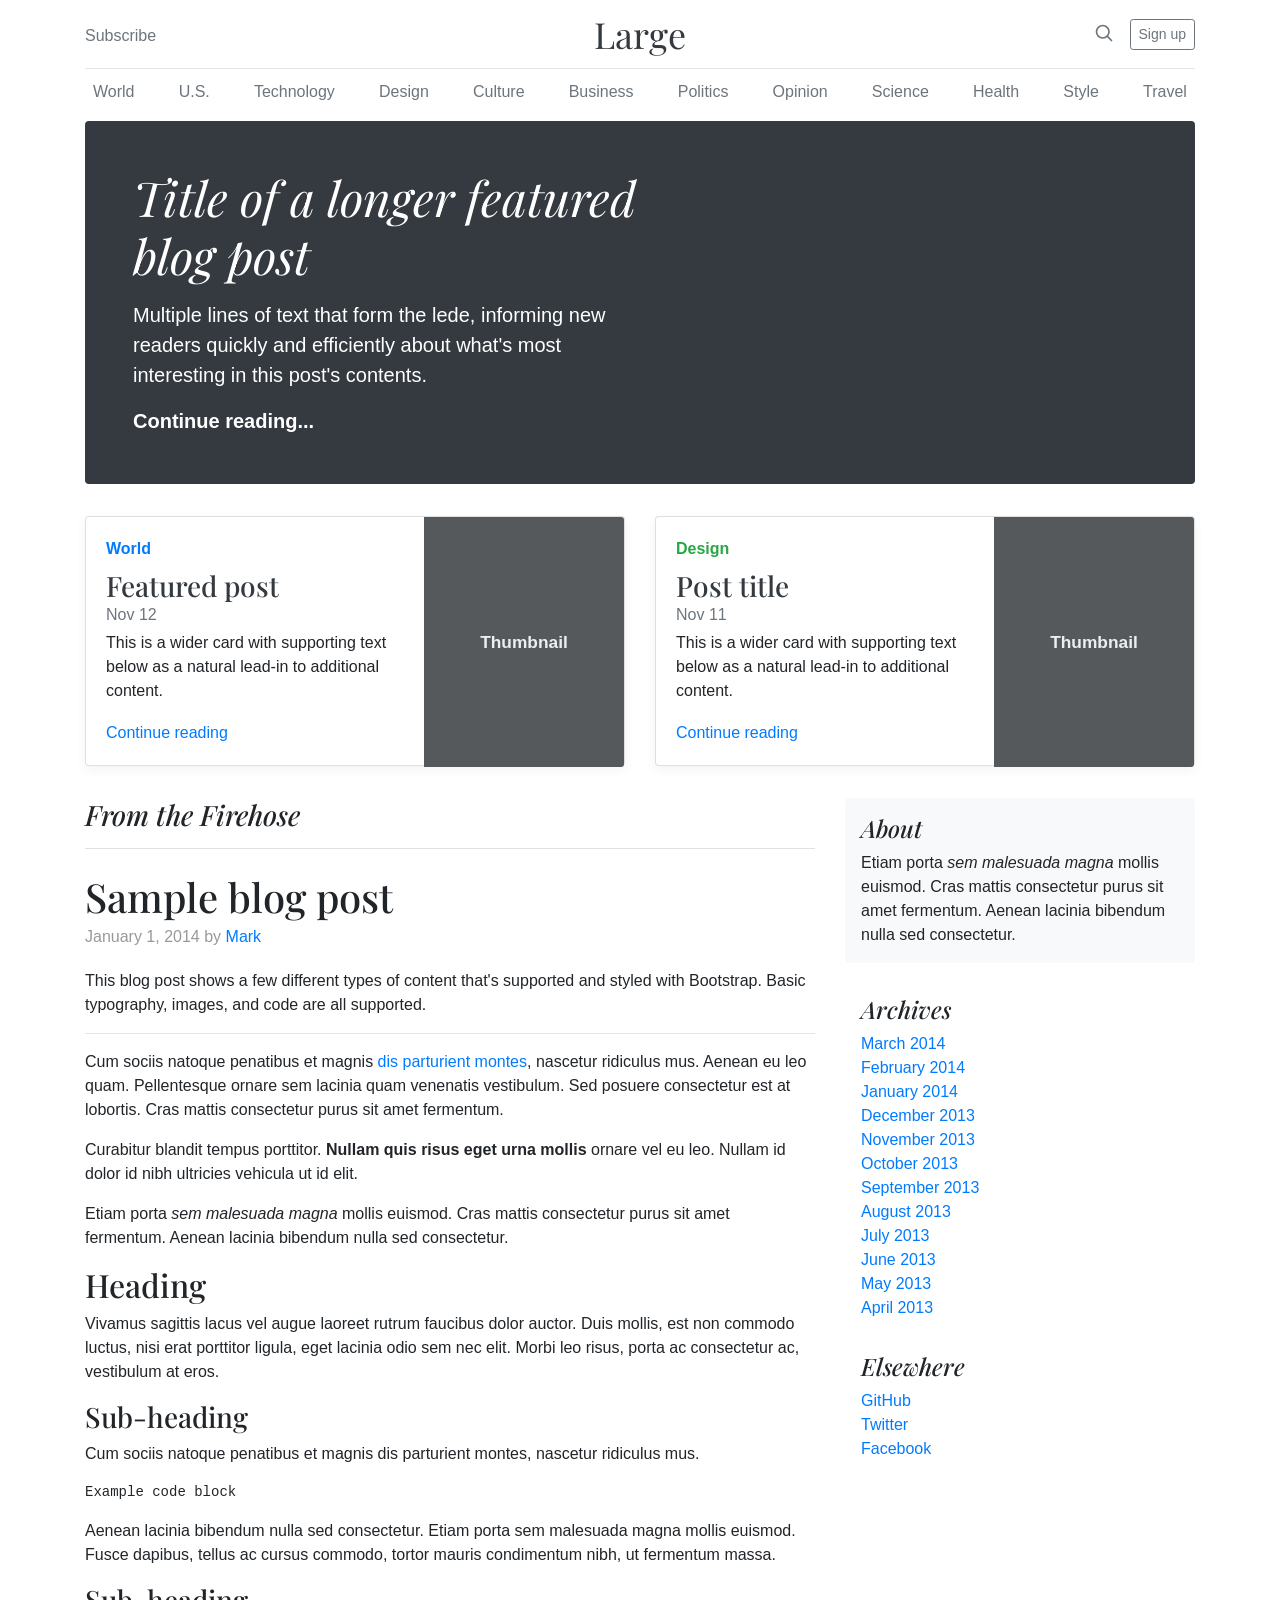
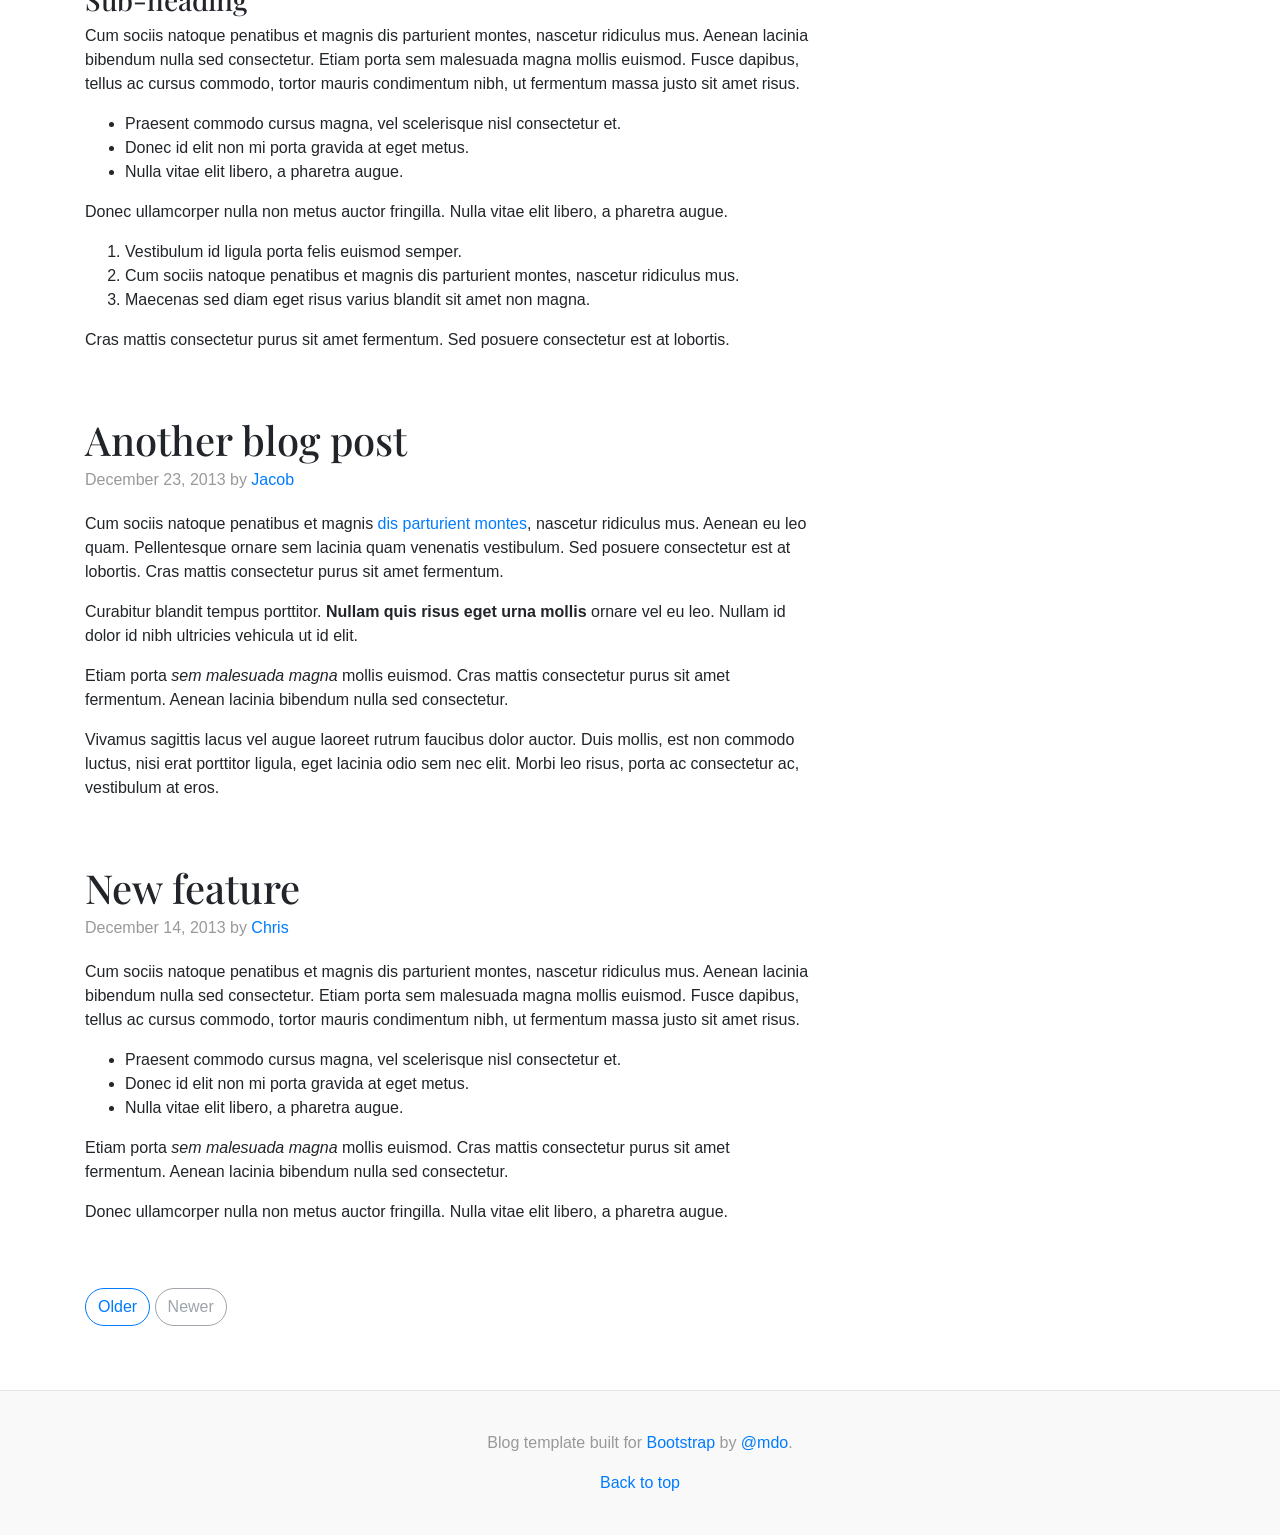
<file: bs-powtorka/bootstrap-4.0.0/docs/4.0/examples/blog/index.html>
<!doctype html>
<html lang="en">
  <head>
    <meta charset="utf-8">
    <meta name="viewport" content="width=device-width, initial-scale=1, shrink-to-fit=no">
    <meta name="description" content="">
    <meta name="author" content="">
    <link rel="icon" href="../../../../favicon.ico">

    <title>Blog Template for Bootstrap</title>

    <!-- Bootstrap core CSS -->
    <link href="../../../../dist/css/bootstrap.min.css" rel="stylesheet">

    <!-- Custom styles for this template -->
    <link href="https://fonts.googleapis.com/css?family=Playfair+Display:700,900" rel="stylesheet">
    <link href="blog.css" rel="stylesheet">
  </head>

  <body>

    <div class="container">
      <header class="blog-header py-3">
        <div class="row flex-nowrap justify-content-between align-items-center">
          <div class="col-4 pt-1">
            <a class="text-muted" href="#">Subscribe</a>
          </div>
          <div class="col-4 text-center">
            <a class="blog-header-logo text-dark" href="#">Large</a>
          </div>
          <div class="col-4 d-flex justify-content-end align-items-center">
            <a class="text-muted" href="#">
              <svg xmlns="http://www.w3.org/2000/svg" width="20" height="20" viewBox="0 0 24 24" fill="none" stroke="currentColor" stroke-width="2" stroke-linecap="round" stroke-linejoin="round" class="mx-3"><circle cx="10.5" cy="10.5" r="7.5"></circle><line x1="21" y1="21" x2="15.8" y2="15.8"></line></svg>
            </a>
            <a class="btn btn-sm btn-outline-secondary" href="#">Sign up</a>
          </div>
        </div>
      </header>

      <div class="nav-scroller py-1 mb-2">
        <nav class="nav d-flex justify-content-between">
          <a class="p-2 text-muted" href="#">World</a>
          <a class="p-2 text-muted" href="#">U.S.</a>
          <a class="p-2 text-muted" href="#">Technology</a>
          <a class="p-2 text-muted" href="#">Design</a>
          <a class="p-2 text-muted" href="#">Culture</a>
          <a class="p-2 text-muted" href="#">Business</a>
          <a class="p-2 text-muted" href="#">Politics</a>
          <a class="p-2 text-muted" href="#">Opinion</a>
          <a class="p-2 text-muted" href="#">Science</a>
          <a class="p-2 text-muted" href="#">Health</a>
          <a class="p-2 text-muted" href="#">Style</a>
          <a class="p-2 text-muted" href="#">Travel</a>
        </nav>
      </div>

      <div class="jumbotron p-3 p-md-5 text-white rounded bg-dark">
        <div class="col-md-6 px-0">
          <h1 class="display-4 font-italic">Title of a longer featured blog post</h1>
          <p class="lead my-3">Multiple lines of text that form the lede, informing new readers quickly and efficiently about what's most interesting in this post's contents.</p>
          <p class="lead mb-0"><a href="#" class="text-white font-weight-bold">Continue reading...</a></p>
        </div>
      </div>

      <div class="row mb-2">
        <div class="col-md-6">
          <div class="card flex-md-row mb-4 box-shadow h-md-250">
            <div class="card-body d-flex flex-column align-items-start">
              <strong class="d-inline-block mb-2 text-primary">World</strong>
              <h3 class="mb-0">
                <a class="text-dark" href="#">Featured post</a>
              </h3>
              <div class="mb-1 text-muted">Nov 12</div>
              <p class="card-text mb-auto">This is a wider card with supporting text below as a natural lead-in to additional content.</p>
              <a href="#">Continue reading</a>
            </div>
            <img class="card-img-right flex-auto d-none d-md-block" data-src="holder.js/200x250?theme=thumb" alt="Card image cap">
          </div>
        </div>
        <div class="col-md-6">
          <div class="card flex-md-row mb-4 box-shadow h-md-250">
            <div class="card-body d-flex flex-column align-items-start">
              <strong class="d-inline-block mb-2 text-success">Design</strong>
              <h3 class="mb-0">
                <a class="text-dark" href="#">Post title</a>
              </h3>
              <div class="mb-1 text-muted">Nov 11</div>
              <p class="card-text mb-auto">This is a wider card with supporting text below as a natural lead-in to additional content.</p>
              <a href="#">Continue reading</a>
            </div>
            <img class="card-img-right flex-auto d-none d-md-block" data-src="holder.js/200x250?theme=thumb" alt="Card image cap">
          </div>
        </div>
      </div>
    </div>

    <main role="main" class="container">
      <div class="row">
        <div class="col-md-8 blog-main">
          <h3 class="pb-3 mb-4 font-italic border-bottom">
            From the Firehose
          </h3>

          <div class="blog-post">
            <h2 class="blog-post-title">Sample blog post</h2>
            <p class="blog-post-meta">January 1, 2014 by <a href="#">Mark</a></p>

            <p>This blog post shows a few different types of content that's supported and styled with Bootstrap. Basic typography, images, and code are all supported.</p>
            <hr>
            <p>Cum sociis natoque penatibus et magnis <a href="#">dis parturient montes</a>, nascetur ridiculus mus. Aenean eu leo quam. Pellentesque ornare sem lacinia quam venenatis vestibulum. Sed posuere consectetur est at lobortis. Cras mattis consectetur purus sit amet fermentum.</p>
            <blockquote>
              <p>Curabitur blandit tempus porttitor. <strong>Nullam quis risus eget urna mollis</strong> ornare vel eu leo. Nullam id dolor id nibh ultricies vehicula ut id elit.</p>
            </blockquote>
            <p>Etiam porta <em>sem malesuada magna</em> mollis euismod. Cras mattis consectetur purus sit amet fermentum. Aenean lacinia bibendum nulla sed consectetur.</p>
            <h2>Heading</h2>
            <p>Vivamus sagittis lacus vel augue laoreet rutrum faucibus dolor auctor. Duis mollis, est non commodo luctus, nisi erat porttitor ligula, eget lacinia odio sem nec elit. Morbi leo risus, porta ac consectetur ac, vestibulum at eros.</p>
            <h3>Sub-heading</h3>
            <p>Cum sociis natoque penatibus et magnis dis parturient montes, nascetur ridiculus mus.</p>
            <pre><code>Example code block</code></pre>
            <p>Aenean lacinia bibendum nulla sed consectetur. Etiam porta sem malesuada magna mollis euismod. Fusce dapibus, tellus ac cursus commodo, tortor mauris condimentum nibh, ut fermentum massa.</p>
            <h3>Sub-heading</h3>
            <p>Cum sociis natoque penatibus et magnis dis parturient montes, nascetur ridiculus mus. Aenean lacinia bibendum nulla sed consectetur. Etiam porta sem malesuada magna mollis euismod. Fusce dapibus, tellus ac cursus commodo, tortor mauris condimentum nibh, ut fermentum massa justo sit amet risus.</p>
            <ul>
              <li>Praesent commodo cursus magna, vel scelerisque nisl consectetur et.</li>
              <li>Donec id elit non mi porta gravida at eget metus.</li>
              <li>Nulla vitae elit libero, a pharetra augue.</li>
            </ul>
            <p>Donec ullamcorper nulla non metus auctor fringilla. Nulla vitae elit libero, a pharetra augue.</p>
            <ol>
              <li>Vestibulum id ligula porta felis euismod semper.</li>
              <li>Cum sociis natoque penatibus et magnis dis parturient montes, nascetur ridiculus mus.</li>
              <li>Maecenas sed diam eget risus varius blandit sit amet non magna.</li>
            </ol>
            <p>Cras mattis consectetur purus sit amet fermentum. Sed posuere consectetur est at lobortis.</p>
          </div><!-- /.blog-post -->

          <div class="blog-post">
            <h2 class="blog-post-title">Another blog post</h2>
            <p class="blog-post-meta">December 23, 2013 by <a href="#">Jacob</a></p>

            <p>Cum sociis natoque penatibus et magnis <a href="#">dis parturient montes</a>, nascetur ridiculus mus. Aenean eu leo quam. Pellentesque ornare sem lacinia quam venenatis vestibulum. Sed posuere consectetur est at lobortis. Cras mattis consectetur purus sit amet fermentum.</p>
            <blockquote>
              <p>Curabitur blandit tempus porttitor. <strong>Nullam quis risus eget urna mollis</strong> ornare vel eu leo. Nullam id dolor id nibh ultricies vehicula ut id elit.</p>
            </blockquote>
            <p>Etiam porta <em>sem malesuada magna</em> mollis euismod. Cras mattis consectetur purus sit amet fermentum. Aenean lacinia bibendum nulla sed consectetur.</p>
            <p>Vivamus sagittis lacus vel augue laoreet rutrum faucibus dolor auctor. Duis mollis, est non commodo luctus, nisi erat porttitor ligula, eget lacinia odio sem nec elit. Morbi leo risus, porta ac consectetur ac, vestibulum at eros.</p>
          </div><!-- /.blog-post -->

          <div class="blog-post">
            <h2 class="blog-post-title">New feature</h2>
            <p class="blog-post-meta">December 14, 2013 by <a href="#">Chris</a></p>

            <p>Cum sociis natoque penatibus et magnis dis parturient montes, nascetur ridiculus mus. Aenean lacinia bibendum nulla sed consectetur. Etiam porta sem malesuada magna mollis euismod. Fusce dapibus, tellus ac cursus commodo, tortor mauris condimentum nibh, ut fermentum massa justo sit amet risus.</p>
            <ul>
              <li>Praesent commodo cursus magna, vel scelerisque nisl consectetur et.</li>
              <li>Donec id elit non mi porta gravida at eget metus.</li>
              <li>Nulla vitae elit libero, a pharetra augue.</li>
            </ul>
            <p>Etiam porta <em>sem malesuada magna</em> mollis euismod. Cras mattis consectetur purus sit amet fermentum. Aenean lacinia bibendum nulla sed consectetur.</p>
            <p>Donec ullamcorper nulla non metus auctor fringilla. Nulla vitae elit libero, a pharetra augue.</p>
          </div><!-- /.blog-post -->

          <nav class="blog-pagination">
            <a class="btn btn-outline-primary" href="#">Older</a>
            <a class="btn btn-outline-secondary disabled" href="#">Newer</a>
          </nav>

        </div><!-- /.blog-main -->

        <aside class="col-md-4 blog-sidebar">
          <div class="p-3 mb-3 bg-light rounded">
            <h4 class="font-italic">About</h4>
            <p class="mb-0">Etiam porta <em>sem malesuada magna</em> mollis euismod. Cras mattis consectetur purus sit amet fermentum. Aenean lacinia bibendum nulla sed consectetur.</p>
          </div>

          <div class="p-3">
            <h4 class="font-italic">Archives</h4>
            <ol class="list-unstyled mb-0">
              <li><a href="#">March 2014</a></li>
              <li><a href="#">February 2014</a></li>
              <li><a href="#">January 2014</a></li>
              <li><a href="#">December 2013</a></li>
              <li><a href="#">November 2013</a></li>
              <li><a href="#">October 2013</a></li>
              <li><a href="#">September 2013</a></li>
              <li><a href="#">August 2013</a></li>
              <li><a href="#">July 2013</a></li>
              <li><a href="#">June 2013</a></li>
              <li><a href="#">May 2013</a></li>
              <li><a href="#">April 2013</a></li>
            </ol>
          </div>

          <div class="p-3">
            <h4 class="font-italic">Elsewhere</h4>
            <ol class="list-unstyled">
              <li><a href="#">GitHub</a></li>
              <li><a href="#">Twitter</a></li>
              <li><a href="#">Facebook</a></li>
            </ol>
          </div>
        </aside><!-- /.blog-sidebar -->

      </div><!-- /.row -->

    </main><!-- /.container -->

    <footer class="blog-footer">
      <p>Blog template built for <a href="https://getbootstrap.com/">Bootstrap</a> by <a href="https://twitter.com/mdo">@mdo</a>.</p>
      <p>
        <a href="#">Back to top</a>
      </p>
    </footer>

    <!-- Bootstrap core JavaScript
    ================================================== -->
    <!-- Placed at the end of the document so the pages load faster -->
    <script src="https://code.jquery.com/jquery-3.2.1.slim.min.js" integrity="sha384-KJ3o2DKtIkvYIK3UENzmM7KCkRr/rE9/Qpg6aAZGJwFDMVNA/GpGFF93hXpG5KkN" crossorigin="anonymous"></script>
    <script>window.jQuery || document.write('<script src="../../../../assets/js/vendor/jquery-slim.min.js"><\/script>')</script>
    <script src="../../../../assets/js/vendor/popper.min.js"></script>
    <script src="../../../../dist/js/bootstrap.min.js"></script>
    <script src="../../../../assets/js/vendor/holder.min.js"></script>
    <script>
      Holder.addTheme('thumb', {
        bg: '#55595c',
        fg: '#eceeef',
        text: 'Thumbnail'
      });
    </script>
  </body>
</html>
</file>
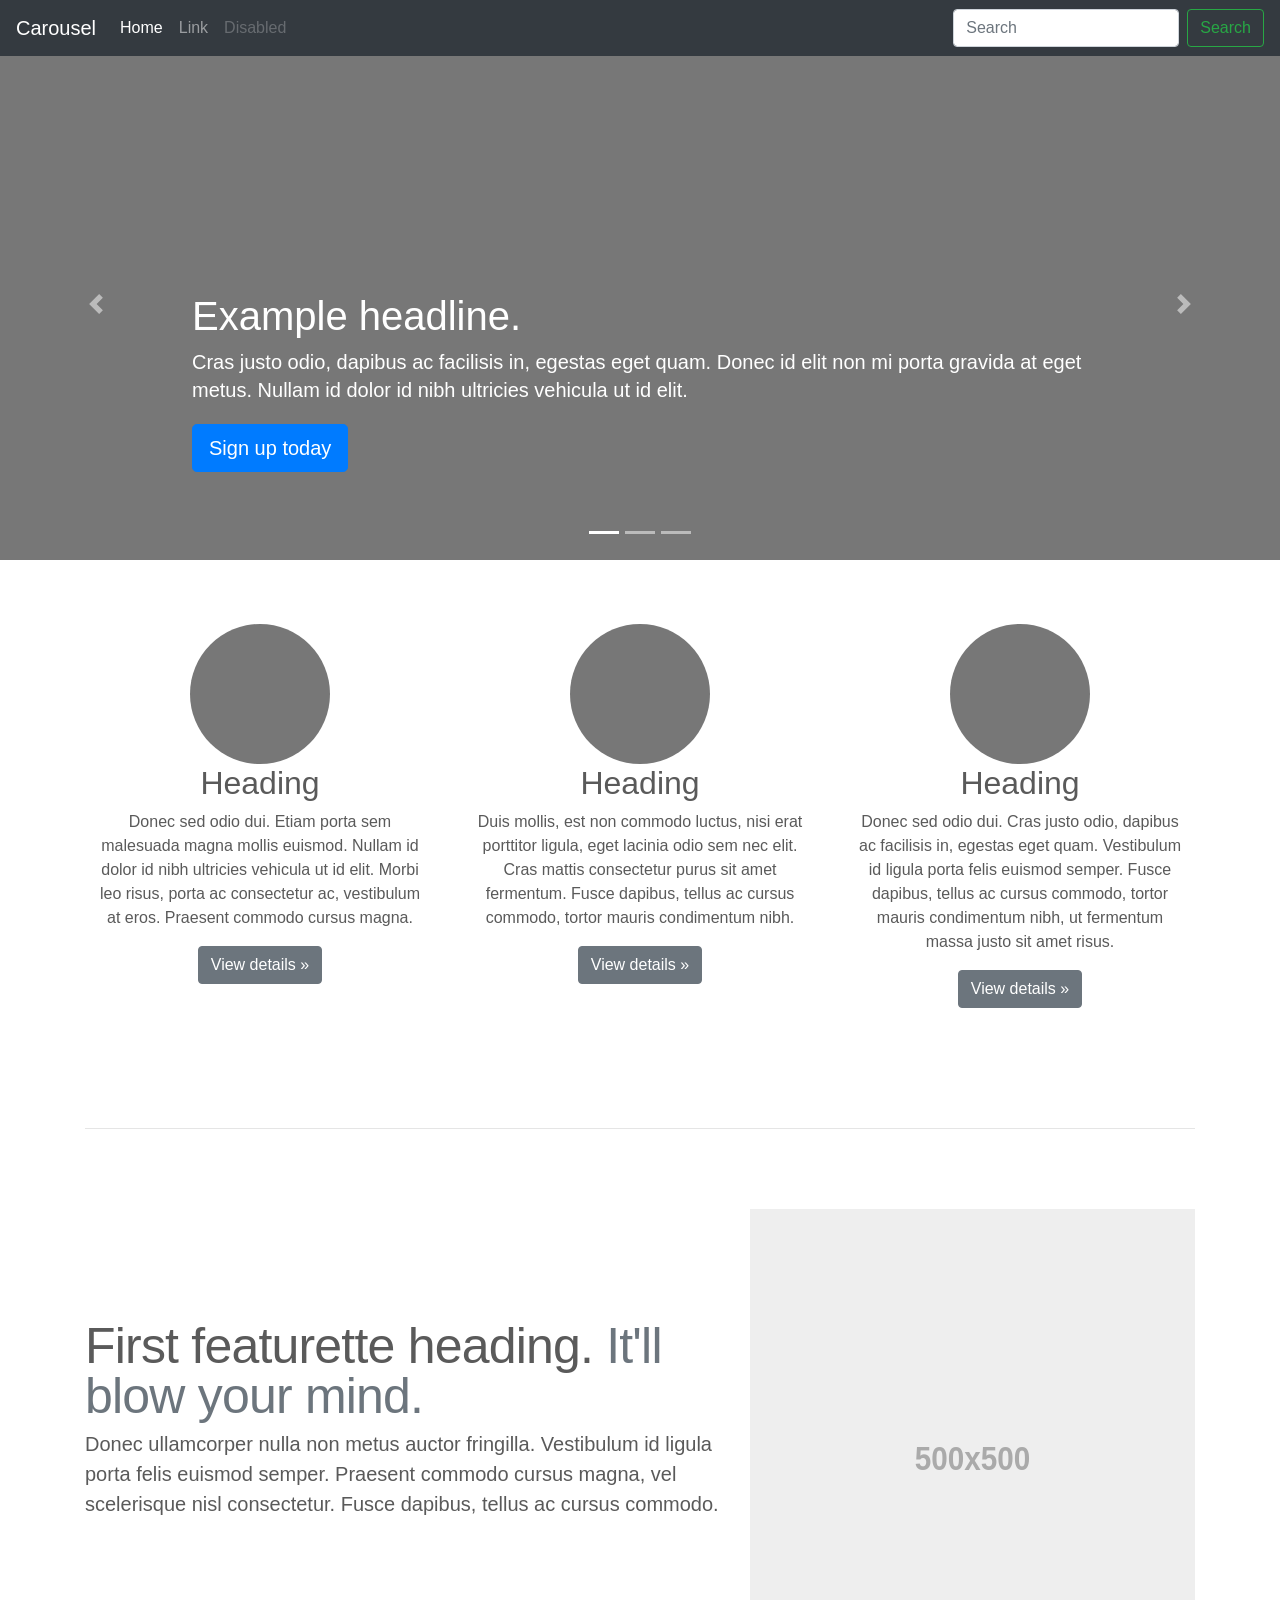
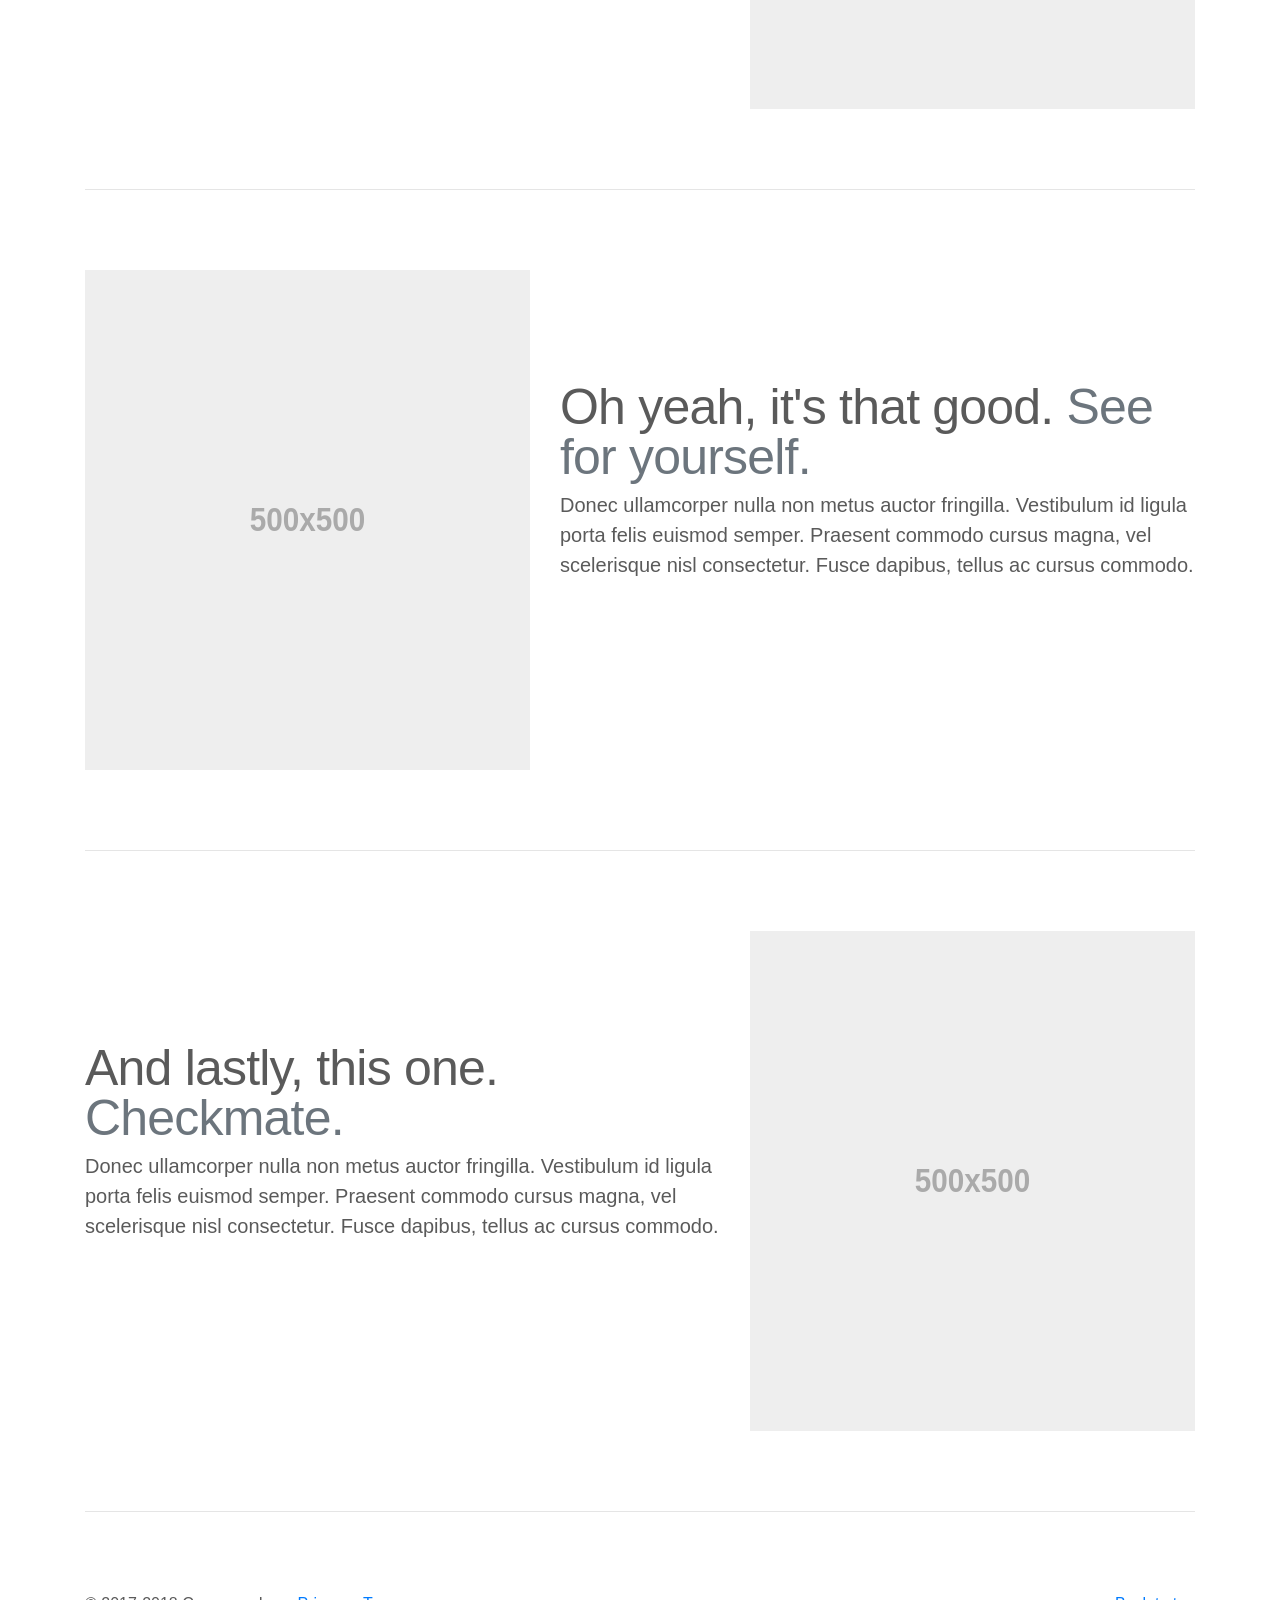
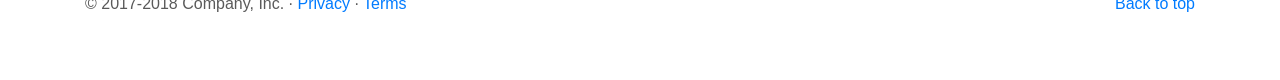
<file: bs-powtorka/bootstrap-4.0.0/docs/4.0/examples/carousel/index.html>
<!doctype html>
<html lang="en">
  <head>
    <meta charset="utf-8">
    <meta name="viewport" content="width=device-width, initial-scale=1, shrink-to-fit=no">
    <meta name="description" content="">
    <meta name="author" content="">
    <link rel="icon" href="../../../../favicon.ico">

    <title>Carousel Template for Bootstrap</title>

    <!-- Bootstrap core CSS -->
    <link href="../../../../dist/css/bootstrap.min.css" rel="stylesheet">

    <!-- Custom styles for this template -->
    <link href="carousel.css" rel="stylesheet">
  </head>
  <body>

    <header>
      <nav class="navbar navbar-expand-md navbar-dark fixed-top bg-dark">
        <a class="navbar-brand" href="#">Carousel</a>
        <button class="navbar-toggler" type="button" data-toggle="collapse" data-target="#navbarCollapse" aria-controls="navbarCollapse" aria-expanded="false" aria-label="Toggle navigation">
          <span class="navbar-toggler-icon"></span>
        </button>
        <div class="collapse navbar-collapse" id="navbarCollapse">
          <ul class="navbar-nav mr-auto">
            <li class="nav-item active">
              <a class="nav-link" href="#">Home <span class="sr-only">(current)</span></a>
            </li>
            <li class="nav-item">
              <a class="nav-link" href="#">Link</a>
            </li>
            <li class="nav-item">
              <a class="nav-link disabled" href="#">Disabled</a>
            </li>
          </ul>
          <form class="form-inline mt-2 mt-md-0">
            <input class="form-control mr-sm-2" type="text" placeholder="Search" aria-label="Search">
            <button class="btn btn-outline-success my-2 my-sm-0" type="submit">Search</button>
          </form>
        </div>
      </nav>
    </header>

    <main role="main">

      <div id="myCarousel" class="carousel slide" data-ride="carousel">
        <ol class="carousel-indicators">
          <li data-target="#myCarousel" data-slide-to="0" class="active"></li>
          <li data-target="#myCarousel" data-slide-to="1"></li>
          <li data-target="#myCarousel" data-slide-to="2"></li>
        </ol>
        <div class="carousel-inner">
          <div class="carousel-item active">
            <img class="first-slide" src="[data-uri]" alt="First slide">
            <div class="container">
              <div class="carousel-caption text-left">
                <h1>Example headline.</h1>
                <p>Cras justo odio, dapibus ac facilisis in, egestas eget quam. Donec id elit non mi porta gravida at eget metus. Nullam id dolor id nibh ultricies vehicula ut id elit.</p>
                <p><a class="btn btn-lg btn-primary" href="#" role="button">Sign up today</a></p>
              </div>
            </div>
          </div>
          <div class="carousel-item">
            <img class="second-slide" src="[data-uri]" alt="Second slide">
            <div class="container">
              <div class="carousel-caption">
                <h1>Another example headline.</h1>
                <p>Cras justo odio, dapibus ac facilisis in, egestas eget quam. Donec id elit non mi porta gravida at eget metus. Nullam id dolor id nibh ultricies vehicula ut id elit.</p>
                <p><a class="btn btn-lg btn-primary" href="#" role="button">Learn more</a></p>
              </div>
            </div>
          </div>
          <div class="carousel-item">
            <img class="third-slide" src="[data-uri]" alt="Third slide">
            <div class="container">
              <div class="carousel-caption text-right">
                <h1>One more for good measure.</h1>
                <p>Cras justo odio, dapibus ac facilisis in, egestas eget quam. Donec id elit non mi porta gravida at eget metus. Nullam id dolor id nibh ultricies vehicula ut id elit.</p>
                <p><a class="btn btn-lg btn-primary" href="#" role="button">Browse gallery</a></p>
              </div>
            </div>
          </div>
        </div>
        <a class="carousel-control-prev" href="#myCarousel" role="button" data-slide="prev">
          <span class="carousel-control-prev-icon" aria-hidden="true"></span>
          <span class="sr-only">Previous</span>
        </a>
        <a class="carousel-control-next" href="#myCarousel" role="button" data-slide="next">
          <span class="carousel-control-next-icon" aria-hidden="true"></span>
          <span class="sr-only">Next</span>
        </a>
      </div>


      <!-- Marketing messaging and featurettes
      ================================================== -->
      <!-- Wrap the rest of the page in another container to center all the content. -->

      <div class="container marketing">

        <!-- Three columns of text below the carousel -->
        <div class="row">
          <div class="col-lg-4">
            <img class="rounded-circle" src="[data-uri]" alt="Generic placeholder image" width="140" height="140">
            <h2>Heading</h2>
            <p>Donec sed odio dui. Etiam porta sem malesuada magna mollis euismod. Nullam id dolor id nibh ultricies vehicula ut id elit. Morbi leo risus, porta ac consectetur ac, vestibulum at eros. Praesent commodo cursus magna.</p>
            <p><a class="btn btn-secondary" href="#" role="button">View details &raquo;</a></p>
          </div><!-- /.col-lg-4 -->
          <div class="col-lg-4">
            <img class="rounded-circle" src="[data-uri]" alt="Generic placeholder image" width="140" height="140">
            <h2>Heading</h2>
            <p>Duis mollis, est non commodo luctus, nisi erat porttitor ligula, eget lacinia odio sem nec elit. Cras mattis consectetur purus sit amet fermentum. Fusce dapibus, tellus ac cursus commodo, tortor mauris condimentum nibh.</p>
            <p><a class="btn btn-secondary" href="#" role="button">View details &raquo;</a></p>
          </div><!-- /.col-lg-4 -->
          <div class="col-lg-4">
            <img class="rounded-circle" src="[data-uri]" alt="Generic placeholder image" width="140" height="140">
            <h2>Heading</h2>
            <p>Donec sed odio dui. Cras justo odio, dapibus ac facilisis in, egestas eget quam. Vestibulum id ligula porta felis euismod semper. Fusce dapibus, tellus ac cursus commodo, tortor mauris condimentum nibh, ut fermentum massa justo sit amet risus.</p>
            <p><a class="btn btn-secondary" href="#" role="button">View details &raquo;</a></p>
          </div><!-- /.col-lg-4 -->
        </div><!-- /.row -->


        <!-- START THE FEATURETTES -->

        <hr class="featurette-divider">

        <div class="row featurette">
          <div class="col-md-7">
            <h2 class="featurette-heading">First featurette heading. <span class="text-muted">It'll blow your mind.</span></h2>
            <p class="lead">Donec ullamcorper nulla non metus auctor fringilla. Vestibulum id ligula porta felis euismod semper. Praesent commodo cursus magna, vel scelerisque nisl consectetur. Fusce dapibus, tellus ac cursus commodo.</p>
          </div>
          <div class="col-md-5">
            <img class="featurette-image img-fluid mx-auto" data-src="holder.js/500x500/auto" alt="Generic placeholder image">
          </div>
        </div>

        <hr class="featurette-divider">

        <div class="row featurette">
          <div class="col-md-7 order-md-2">
            <h2 class="featurette-heading">Oh yeah, it's that good. <span class="text-muted">See for yourself.</span></h2>
            <p class="lead">Donec ullamcorper nulla non metus auctor fringilla. Vestibulum id ligula porta felis euismod semper. Praesent commodo cursus magna, vel scelerisque nisl consectetur. Fusce dapibus, tellus ac cursus commodo.</p>
          </div>
          <div class="col-md-5 order-md-1">
            <img class="featurette-image img-fluid mx-auto" data-src="holder.js/500x500/auto" alt="Generic placeholder image">
          </div>
        </div>

        <hr class="featurette-divider">

        <div class="row featurette">
          <div class="col-md-7">
            <h2 class="featurette-heading">And lastly, this one. <span class="text-muted">Checkmate.</span></h2>
            <p class="lead">Donec ullamcorper nulla non metus auctor fringilla. Vestibulum id ligula porta felis euismod semper. Praesent commodo cursus magna, vel scelerisque nisl consectetur. Fusce dapibus, tellus ac cursus commodo.</p>
          </div>
          <div class="col-md-5">
            <img class="featurette-image img-fluid mx-auto" data-src="holder.js/500x500/auto" alt="Generic placeholder image">
          </div>
        </div>

        <hr class="featurette-divider">

        <!-- /END THE FEATURETTES -->

      </div><!-- /.container -->


      <!-- FOOTER -->
      <footer class="container">
        <p class="float-right"><a href="#">Back to top</a></p>
        <p>&copy; 2017-2018 Company, Inc. &middot; <a href="#">Privacy</a> &middot; <a href="#">Terms</a></p>
      </footer>
    </main>

    <!-- Bootstrap core JavaScript
    ================================================== -->
    <!-- Placed at the end of the document so the pages load faster -->
    <script src="https://code.jquery.com/jquery-3.2.1.slim.min.js" integrity="sha384-KJ3o2DKtIkvYIK3UENzmM7KCkRr/rE9/Qpg6aAZGJwFDMVNA/GpGFF93hXpG5KkN" crossorigin="anonymous"></script>
    <script>window.jQuery || document.write('<script src="../../../../assets/js/vendor/jquery-slim.min.js"><\/script>')</script>
    <script src="../../../../assets/js/vendor/popper.min.js"></script>
    <script src="../../../../dist/js/bootstrap.min.js"></script>
    <!-- Just to make our placeholder images work. Don't actually copy the next line! -->
    <script src="../../../../assets/js/vendor/holder.min.js"></script>
  </body>
</html>
</file>
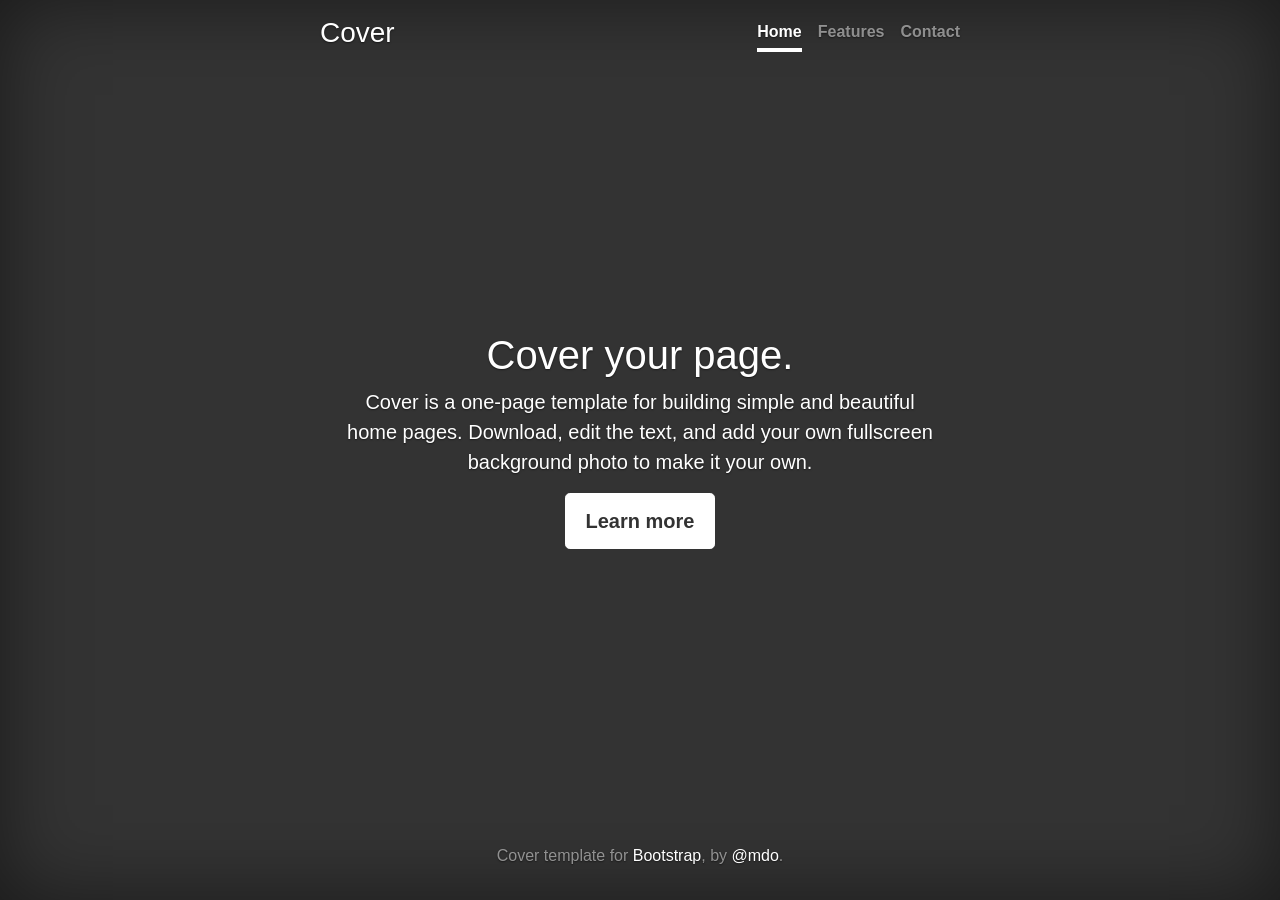
<file: bs-powtorka/bootstrap-4.0.0/docs/4.0/examples/cover/index.html>
<!doctype html>
<html lang="en">
  <head>
    <meta charset="utf-8">
    <meta name="viewport" content="width=device-width, initial-scale=1, shrink-to-fit=no">
    <meta name="description" content="">
    <meta name="author" content="">
    <link rel="icon" href="../../../../favicon.ico">

    <title>Cover Template for Bootstrap</title>

    <!-- Bootstrap core CSS -->
    <link href="../../../../dist/css/bootstrap.min.css" rel="stylesheet">

    <!-- Custom styles for this template -->
    <link href="cover.css" rel="stylesheet">
  </head>

  <body class="text-center">

    <div class="cover-container d-flex h-100 p-3 mx-auto flex-column">
      <header class="masthead mb-auto">
        <div class="inner">
          <h3 class="masthead-brand">Cover</h3>
          <nav class="nav nav-masthead justify-content-center">
            <a class="nav-link active" href="#">Home</a>
            <a class="nav-link" href="#">Features</a>
            <a class="nav-link" href="#">Contact</a>
          </nav>
        </div>
      </header>

      <main role="main" class="inner cover">
        <h1 class="cover-heading">Cover your page.</h1>
        <p class="lead">Cover is a one-page template for building simple and beautiful home pages. Download, edit the text, and add your own fullscreen background photo to make it your own.</p>
        <p class="lead">
          <a href="#" class="btn btn-lg btn-secondary">Learn more</a>
        </p>
      </main>

      <footer class="mastfoot mt-auto">
        <div class="inner">
          <p>Cover template for <a href="https://getbootstrap.com/">Bootstrap</a>, by <a href="https://twitter.com/mdo">@mdo</a>.</p>
        </div>
      </footer>
    </div>


    <!-- Bootstrap core JavaScript
    ================================================== -->
    <!-- Placed at the end of the document so the pages load faster -->
    <script src="https://code.jquery.com/jquery-3.2.1.slim.min.js" integrity="sha384-KJ3o2DKtIkvYIK3UENzmM7KCkRr/rE9/Qpg6aAZGJwFDMVNA/GpGFF93hXpG5KkN" crossorigin="anonymous"></script>
    <script>window.jQuery || document.write('<script src="../../../../assets/js/vendor/jquery-slim.min.js"><\/script>')</script>
    <script src="../../../../assets/js/vendor/popper.min.js"></script>
    <script src="../../../../dist/js/bootstrap.min.js"></script>
  </body>
</html>
</file>
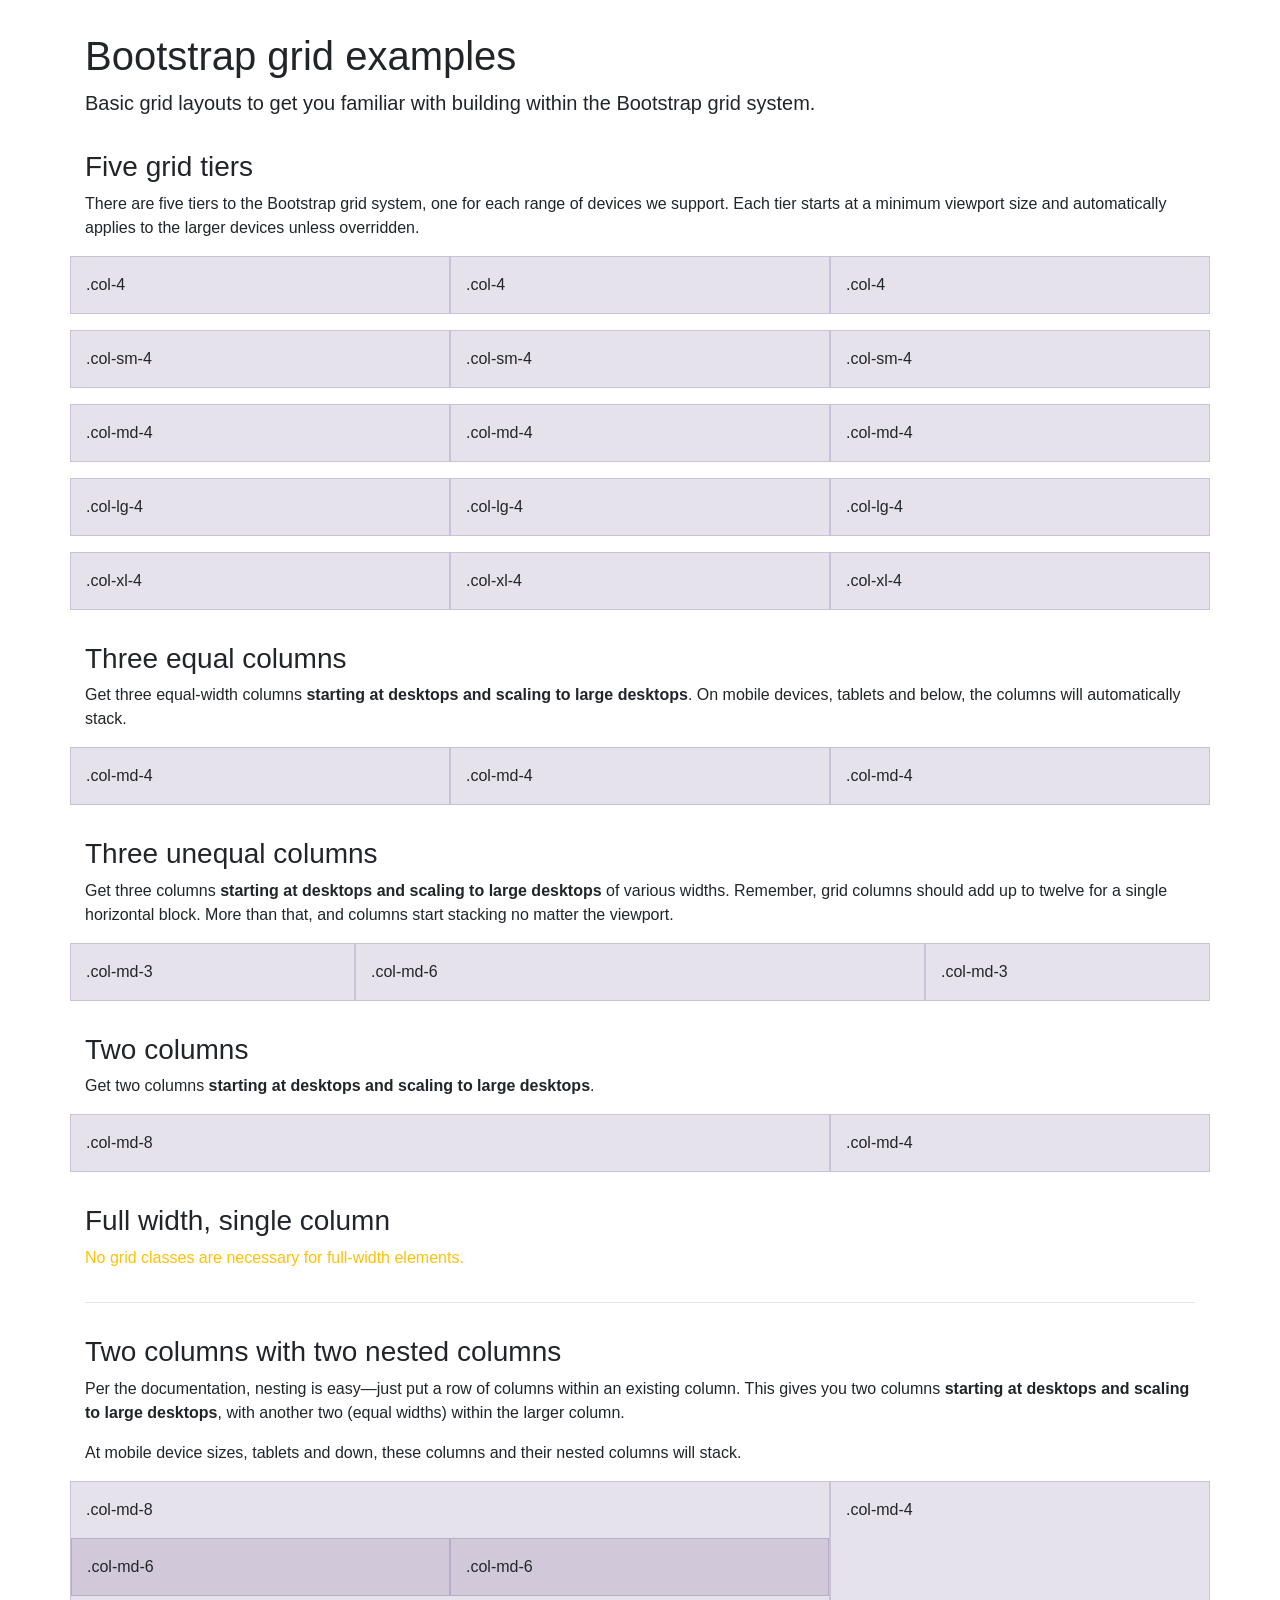
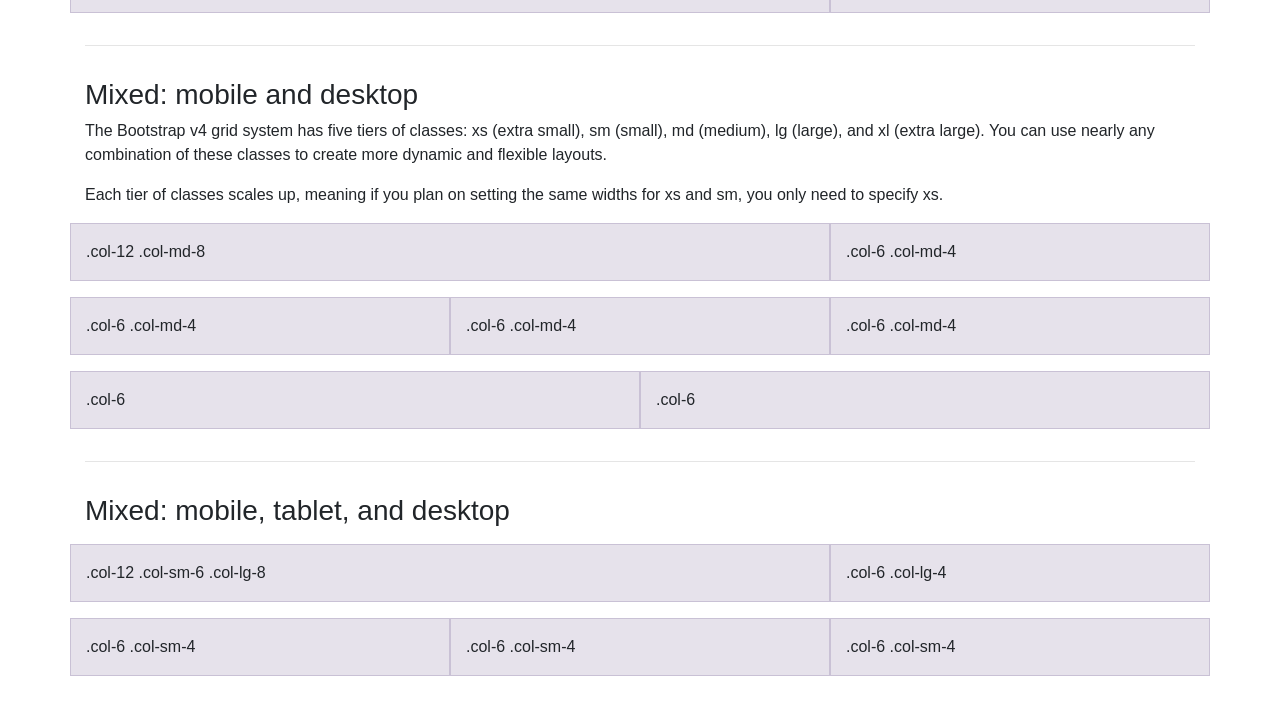
<file: bs-powtorka/bootstrap-4.0.0/docs/4.0/examples/grid/index.html>
<!doctype html>
<html lang="en">
  <head>
    <meta charset="utf-8">
    <meta name="viewport" content="width=device-width, initial-scale=1, shrink-to-fit=no">
    <meta name="description" content="">
    <meta name="author" content="">
    <link rel="icon" href="../../../../favicon.ico">

    <title>Grid Template for Bootstrap</title>

    <!-- Bootstrap core CSS -->
    <link href="../../../../dist/css/bootstrap.min.css" rel="stylesheet">

    <!-- Custom styles for this template -->
    <link href="grid.css" rel="stylesheet">
  </head>

  <body>
    <div class="container">

      <h1>Bootstrap grid examples</h1>
      <p class="lead">Basic grid layouts to get you familiar with building within the Bootstrap grid system.</p>

      <h3>Five grid tiers</h3>
      <p>There are five tiers to the Bootstrap grid system, one for each range of devices we support. Each tier starts at a minimum viewport size and automatically applies to the larger devices unless overridden.</p>

      <div class="row">
        <div class="col-4">.col-4</div>
        <div class="col-4">.col-4</div>
        <div class="col-4">.col-4</div>
      </div>

      <div class="row">
        <div class="col-sm-4">.col-sm-4</div>
        <div class="col-sm-4">.col-sm-4</div>
        <div class="col-sm-4">.col-sm-4</div>
      </div>

      <div class="row">
        <div class="col-md-4">.col-md-4</div>
        <div class="col-md-4">.col-md-4</div>
        <div class="col-md-4">.col-md-4</div>
      </div>

      <div class="row">
        <div class="col-lg-4">.col-lg-4</div>
        <div class="col-lg-4">.col-lg-4</div>
        <div class="col-lg-4">.col-lg-4</div>
      </div>

      <div class="row">
        <div class="col-xl-4">.col-xl-4</div>
        <div class="col-xl-4">.col-xl-4</div>
        <div class="col-xl-4">.col-xl-4</div>
      </div>

      <h3>Three equal columns</h3>
      <p>Get three equal-width columns <strong>starting at desktops and scaling to large desktops</strong>. On mobile devices, tablets and below, the columns will automatically stack.</p>
      <div class="row">
        <div class="col-md-4">.col-md-4</div>
        <div class="col-md-4">.col-md-4</div>
        <div class="col-md-4">.col-md-4</div>
      </div>

      <h3>Three unequal columns</h3>
      <p>Get three columns <strong>starting at desktops and scaling to large desktops</strong> of various widths. Remember, grid columns should add up to twelve for a single horizontal block. More than that, and columns start stacking no matter the viewport.</p>
      <div class="row">
        <div class="col-md-3">.col-md-3</div>
        <div class="col-md-6">.col-md-6</div>
        <div class="col-md-3">.col-md-3</div>
      </div>

      <h3>Two columns</h3>
      <p>Get two columns <strong>starting at desktops and scaling to large desktops</strong>.</p>
      <div class="row">
        <div class="col-md-8">.col-md-8</div>
        <div class="col-md-4">.col-md-4</div>
      </div>

      <h3>Full width, single column</h3>
      <p class="text-warning">No grid classes are necessary for full-width elements.</p>

      <hr>

      <h3>Two columns with two nested columns</h3>
      <p>Per the documentation, nesting is easy—just put a row of columns within an existing column. This gives you two columns <strong>starting at desktops and scaling to large desktops</strong>, with another two (equal widths) within the larger column.</p>
      <p>At mobile device sizes, tablets and down, these columns and their nested columns will stack.</p>
      <div class="row">
        <div class="col-md-8">
          .col-md-8
          <div class="row">
            <div class="col-md-6">.col-md-6</div>
            <div class="col-md-6">.col-md-6</div>
          </div>
        </div>
        <div class="col-md-4">.col-md-4</div>
      </div>

      <hr>

      <h3>Mixed: mobile and desktop</h3>
      <p>The Bootstrap v4 grid system has five tiers of classes: xs (extra small), sm (small), md (medium), lg (large), and xl (extra large). You can use nearly any combination of these classes to create more dynamic and flexible layouts.</p>
      <p>Each tier of classes scales up, meaning if you plan on setting the same widths for xs and sm, you only need to specify xs.</p>
      <div class="row">
        <div class="col-12 col-md-8">.col-12 .col-md-8</div>
        <div class="col-6 col-md-4">.col-6 .col-md-4</div>
      </div>
      <div class="row">
        <div class="col-6 col-md-4">.col-6 .col-md-4</div>
        <div class="col-6 col-md-4">.col-6 .col-md-4</div>
        <div class="col-6 col-md-4">.col-6 .col-md-4</div>
      </div>
      <div class="row">
        <div class="col-6">.col-6</div>
        <div class="col-6">.col-6</div>
      </div>

      <hr>

      <h3>Mixed: mobile, tablet, and desktop</h3>
      <p></p>
      <div class="row">
        <div class="col-12 col-sm-6 col-lg-8">.col-12 .col-sm-6 .col-lg-8</div>
        <div class="col-6 col-lg-4">.col-6 .col-lg-4</div>
      </div>
      <div class="row">
        <div class="col-6 col-sm-4">.col-6 .col-sm-4</div>
        <div class="col-6 col-sm-4">.col-6 .col-sm-4</div>
        <div class="col-6 col-sm-4">.col-6 .col-sm-4</div>
      </div>

    </div> <!-- /container -->
  </body>
</html>
</file>
<file: 1-bootstrap-podstawowe/css/style.css>
div.container-first {
  background-color: red;
  height: 500px;
}

div.container-second {
  background-color: aqua;
  height: 500px;
}

.item {
  /*    height: 200px;*/
  background-color: #ccc;
}

.item:nth-child(even) {
  /* even oznacza, że wybieramy parzyste elementy*/
  background-color: indianred;
}

/*rozszerzenie 'container' zawszcze dzieli na 12 elementów, nie ważne od 'container' czy 'container-fluid'*/

nav#main-nav {
  background-color: yellow;
}
</file>
<file: 2-bootstrap-dodatkowe/css/style.css>
#main-header {
    background-color: aqua;
    height: 100vh;
}
/*
.item {
    text-align: center;
}
*/
.item {
    background-color: green;
}

.item:nth-child(2) {
    background-color: gray;
}

.item:nth-child(3) {
    background-color: yellow;
}

#btn-klik {
    background-color: limegreen;
    border: 5px solid red;
}

.item {
    text-align: center;
}
</file>
<file: bs-powtorka/css/style.css>
.colored {
    height: 300px;
    background-color: red;
    margin: 10px 0;
}

.img1 {
    background: url('https://www.kotydomowe.com/img/koty/rosyjski/kot_rosyjski_niebieski.jpg') no-repeat;
    background-size: cover;
    background-position: center;
    height: 100%;
}

.mask {
    height: 100%;
    background-color: rgba(0,0,0,0.5);
    transition: all 0.4s;
    opacity: 0;
}

.mask:hover {
    opacity: 1;
}
</file>
<file: bs-powtorka/bootstrap-4.0.0/docs/4.0/examples/album/album.css>
:root {
  --jumbotron-padding-y: 3rem;
}

.jumbotron {
  padding-top: var(--jumbotron-padding-y);
  padding-bottom: var(--jumbotron-padding-y);
  margin-bottom: 0;
  background-color: #fff;
}
@media (min-width: 768px) {
  .jumbotron {
    padding-top: calc(var(--jumbotron-padding-y) * 2);
    padding-bottom: calc(var(--jumbotron-padding-y) * 2);
  }
}

.jumbotron p:last-child {
  margin-bottom: 0;
}

.jumbotron-heading {
  font-weight: 300;
}

.jumbotron .container {
  max-width: 40rem;
}

footer {
  padding-top: 3rem;
  padding-bottom: 3rem;
}

footer p {
  margin-bottom: .25rem;
}

.box-shadow { box-shadow: 0 .25rem .75rem rgba(0, 0, 0, .05); }
</file>
<file: bs-powtorka/bootstrap-4.0.0/docs/4.0/examples/blog/blog.css>
/* stylelint-disable selector-list-comma-newline-after */

.blog-header {
  line-height: 1;
  border-bottom: 1px solid #e5e5e5;
}

.blog-header-logo {
  font-family: "Playfair Display", Georgia, "Times New Roman", serif;
  font-size: 2.25rem;
}

.blog-header-logo:hover {
  text-decoration: none;
}

h1, h2, h3, h4, h5, h6 {
  font-family: "Playfair Display", Georgia, "Times New Roman", serif;
}

.display-4 {
  font-size: 2.5rem;
}
@media (min-width: 768px) {
  .display-4 {
    font-size: 3rem;
  }
}

.nav-scroller {
  position: relative;
  z-index: 2;
  height: 2.75rem;
  overflow-y: hidden;
}

.nav-scroller .nav {
  display: -webkit-box;
  display: -ms-flexbox;
  display: flex;
  -ms-flex-wrap: nowrap;
  flex-wrap: nowrap;
  padding-bottom: 1rem;
  margin-top: -1px;
  overflow-x: auto;
  text-align: center;
  white-space: nowrap;
  -webkit-overflow-scrolling: touch;
}

.nav-scroller .nav-link {
  padding-top: .75rem;
  padding-bottom: .75rem;
  font-size: .875rem;
}

.card-img-right {
  height: 100%;
  border-radius: 0 3px 3px 0;
}

.flex-auto {
  -ms-flex: 0 0 auto;
  -webkit-box-flex: 0;
  flex: 0 0 auto;
}

.h-250 { height: 250px; }
@media (min-width: 768px) {
  .h-md-250 { height: 250px; }
}

.border-top { border-top: 1px solid #e5e5e5; }
.border-bottom { border-bottom: 1px solid #e5e5e5; }

.box-shadow { box-shadow: 0 .25rem .75rem rgba(0, 0, 0, .05); }

/*
 * Blog name and description
 */
.blog-title {
  margin-bottom: 0;
  font-size: 2rem;
  font-weight: 400;
}
.blog-description {
  font-size: 1.1rem;
  color: #999;
}

@media (min-width: 40em) {
  .blog-title {
    font-size: 3.5rem;
  }
}

/* Pagination */
.blog-pagination {
  margin-bottom: 4rem;
}
.blog-pagination > .btn {
  border-radius: 2rem;
}

/*
 * Blog posts
 */
.blog-post {
  margin-bottom: 4rem;
}
.blog-post-title {
  margin-bottom: .25rem;
  font-size: 2.5rem;
}
.blog-post-meta {
  margin-bottom: 1.25rem;
  color: #999;
}

/*
 * Footer
 */
.blog-footer {
  padding: 2.5rem 0;
  color: #999;
  text-align: center;
  background-color: #f9f9f9;
  border-top: .05rem solid #e5e5e5;
}
.blog-footer p:last-child {
  margin-bottom: 0;
}
</file>
<file: bs-powtorka/bootstrap-4.0.0/docs/4.0/examples/carousel/carousel.css>
/* GLOBAL STYLES
-------------------------------------------------- */
/* Padding below the footer and lighter body text */

body {
  padding-top: 3rem;
  padding-bottom: 3rem;
  color: #5a5a5a;
}


/* CUSTOMIZE THE CAROUSEL
-------------------------------------------------- */

/* Carousel base class */
.carousel {
  margin-bottom: 4rem;
}
/* Since positioning the image, we need to help out the caption */
.carousel-caption {
  bottom: 3rem;
  z-index: 10;
}

/* Declare heights because of positioning of img element */
.carousel-item {
  height: 32rem;
  background-color: #777;
}
.carousel-item > img {
  position: absolute;
  top: 0;
  left: 0;
  min-width: 100%;
  height: 32rem;
}


/* MARKETING CONTENT
-------------------------------------------------- */

/* Center align the text within the three columns below the carousel */
.marketing .col-lg-4 {
  margin-bottom: 1.5rem;
  text-align: center;
}
.marketing h2 {
  font-weight: 400;
}
.marketing .col-lg-4 p {
  margin-right: .75rem;
  margin-left: .75rem;
}


/* Featurettes
------------------------- */

.featurette-divider {
  margin: 5rem 0; /* Space out the Bootstrap <hr> more */
}

/* Thin out the marketing headings */
.featurette-heading {
  font-weight: 300;
  line-height: 1;
  letter-spacing: -.05rem;
}


/* RESPONSIVE CSS
-------------------------------------------------- */

@media (min-width: 40em) {
  /* Bump up size of carousel content */
  .carousel-caption p {
    margin-bottom: 1.25rem;
    font-size: 1.25rem;
    line-height: 1.4;
  }

  .featurette-heading {
    font-size: 50px;
  }
}

@media (min-width: 62em) {
  .featurette-heading {
    margin-top: 7rem;
  }
}
</file>
<file: bs-powtorka/bootstrap-4.0.0/docs/4.0/examples/cover/cover.css>
/*
 * Globals
 */

/* Links */
a,
a:focus,
a:hover {
  color: #fff;
}

/* Custom default button */
.btn-secondary,
.btn-secondary:hover,
.btn-secondary:focus {
  color: #333;
  text-shadow: none; /* Prevent inheritance from `body` */
  background-color: #fff;
  border: .05rem solid #fff;
}


/*
 * Base structure
 */

html,
body {
  height: 100%;
  background-color: #333;
}

body {
  display: -ms-flexbox;
  display: -webkit-box;
  display: flex;
  -ms-flex-pack: center;
  -webkit-box-pack: center;
  justify-content: center;
  color: #fff;
  text-shadow: 0 .05rem .1rem rgba(0, 0, 0, .5);
  box-shadow: inset 0 0 5rem rgba(0, 0, 0, .5);
}

.cover-container {
  max-width: 42em;
}


/*
 * Header
 */
.masthead {
  margin-bottom: 2rem;
}

.masthead-brand {
  margin-bottom: 0;
}

.nav-masthead .nav-link {
  padding: .25rem 0;
  font-weight: 700;
  color: rgba(255, 255, 255, .5);
  background-color: transparent;
  border-bottom: .25rem solid transparent;
}

.nav-masthead .nav-link:hover,
.nav-masthead .nav-link:focus {
  border-bottom-color: rgba(255, 255, 255, .25);
}

.nav-masthead .nav-link + .nav-link {
  margin-left: 1rem;
}

.nav-masthead .active {
  color: #fff;
  border-bottom-color: #fff;
}

@media (min-width: 48em) {
  .masthead-brand {
    float: left;
  }
  .nav-masthead {
    float: right;
  }
}


/*
 * Cover
 */
.cover {
  padding: 0 1.5rem;
}
.cover .btn-lg {
  padding: .75rem 1.25rem;
  font-weight: 700;
}


/*
 * Footer
 */
.mastfoot {
  color: rgba(255, 255, 255, .5);
}
</file>
<file: bs-powtorka/bootstrap-4.0.0/docs/4.0/examples/grid/grid.css>
body {
  padding-top: 2rem;
  padding-bottom: 2rem;
}

h3 {
  margin-top: 2rem;
}

.row {
  margin-bottom: 1rem;
}
.row .row {
  margin-top: 1rem;
  margin-bottom: 0;
}
[class*="col-"] {
  padding-top: 1rem;
  padding-bottom: 1rem;
  background-color: rgba(86, 61, 124, .15);
  border: 1px solid rgba(86, 61, 124, .2);
}

hr {
  margin-top: 2rem;
  margin-bottom: 2rem;
}
</file>
<file: bs-powtorka/bootstrap-4.0.0/js/tests/vendor/qunit.css>
/*!
 * QUnit 2.4.1
 * https://qunitjs.com/
 *
 * Copyright jQuery Foundation and other contributors
 * Released under the MIT license
 * https://jquery.org/license
 *
 * Date: 2017-10-22T05:12Z
 */

/** Font Family and Sizes */

#qunit-tests, #qunit-header, #qunit-banner, #qunit-testrunner-toolbar, #qunit-filteredTest, #qunit-userAgent, #qunit-testresult {
	font-family: "Helvetica Neue Light", "HelveticaNeue-Light", "Helvetica Neue", Calibri, Helvetica, Arial, sans-serif;
}

#qunit-testrunner-toolbar, #qunit-filteredTest, #qunit-userAgent, #qunit-testresult, #qunit-tests li { font-size: small; }
#qunit-tests { font-size: smaller; }


/** Resets */

#qunit-tests, #qunit-header, #qunit-banner, #qunit-filteredTest, #qunit-userAgent, #qunit-testresult, #qunit-modulefilter {
	margin: 0;
	padding: 0;
}


/** Header (excluding toolbar) */

#qunit-header {
	padding: 0.5em 0 0.5em 1em;

	color: #8699A4;
	background-color: #0D3349;

	font-size: 1.5em;
	line-height: 1em;
	font-weight: 400;

	border-radius: 5px 5px 0 0;
}

#qunit-header a {
	text-decoration: none;
	color: #C2CCD1;
}

#qunit-header a:hover,
#qunit-header a:focus {
	color: #FFF;
}

#qunit-banner {
	height: 5px;
}

#qunit-filteredTest {
	padding: 0.5em 1em 0.5em 1em;
	color: #366097;
	background-color: #F4FF77;
}

#qunit-userAgent {
	padding: 0.5em 1em 0.5em 1em;
	color: #FFF;
	background-color: #2B81AF;
	text-shadow: rgba(0, 0, 0, 0.5) 2px 2px 1px;
}


/** Toolbar */

#qunit-testrunner-toolbar {
	padding: 0.5em 1em 0.5em 1em;
	color: #5E740B;
	background-color: #EEE;
}

#qunit-testrunner-toolbar .clearfix {
	height: 0;
	clear: both;
}

#qunit-testrunner-toolbar label {
	display: inline-block;
}

#qunit-testrunner-toolbar input[type=checkbox],
#qunit-testrunner-toolbar input[type=radio] {
	margin: 3px;
	vertical-align: -2px;
}

#qunit-testrunner-toolbar input[type=text] {
	box-sizing: border-box;
	height: 1.6em;
}

.qunit-url-config,
.qunit-filter,
#qunit-modulefilter {
	display: inline-block;
	line-height: 2.1em;
}

.qunit-filter,
#qunit-modulefilter {
	float: right;
	position: relative;
	margin-left: 1em;
}

.qunit-url-config label {
	margin-right: 0.5em;
}

#qunit-modulefilter-search {
	box-sizing: border-box;
	width: 400px;
}

#qunit-modulefilter-search-container:after {
	position: absolute;
	right: 0.3em;
	content: "\25bc";
	color: black;
}

#qunit-modulefilter-dropdown {
	/* align with #qunit-modulefilter-search */
	box-sizing: border-box;
	width: 400px;
	position: absolute;
	right: 0;
	top: 50%;
	margin-top: 0.8em;

	border: 1px solid #D3D3D3;
	border-top: none;
	border-radius: 0 0 .25em .25em;
	color: #000;
	background-color: #F5F5F5;
	z-index: 99;
}

#qunit-modulefilter-dropdown a {
	color: inherit;
	text-decoration: none;
}

#qunit-modulefilter-dropdown .clickable.checked {
	font-weight: bold;
	color: #000;
	background-color: #D2E0E6;
}

#qunit-modulefilter-dropdown .clickable:hover {
	color: #FFF;
	background-color: #0D3349;
}

#qunit-modulefilter-actions {
	display: block;
	overflow: auto;

	/* align with #qunit-modulefilter-dropdown-list */
	font: smaller/1.5em sans-serif;
}

#qunit-modulefilter-dropdown #qunit-modulefilter-actions > * {
	box-sizing: border-box;
	max-height: 2.8em;
	display: block;
	padding: 0.4em;
}

#qunit-modulefilter-dropdown #qunit-modulefilter-actions > button {
	float: right;
	font: inherit;
}

#qunit-modulefilter-dropdown #qunit-modulefilter-actions > :last-child {
	/* insert padding to align with checkbox margins */
	padding-left: 3px;
}

#qunit-modulefilter-dropdown-list {
	max-height: 200px;
	overflow-y: auto;
	margin: 0;
	border-top: 2px groove threedhighlight;
	padding: 0.4em 0 0;
	font: smaller/1.5em sans-serif;
}

#qunit-modulefilter-dropdown-list li {
	white-space: nowrap;
	overflow: hidden;
	text-overflow: ellipsis;
}

#qunit-modulefilter-dropdown-list .clickable {
	display: block;
	padding-left: 0.15em;
}


/** Tests: Pass/Fail */

#qunit-tests {
	list-style-position: inside;
}

#qunit-tests li {
	padding: 0.4em 1em 0.4em 1em;
	border-bottom: 1px solid #FFF;
	list-style-position: inside;
}

#qunit-tests > li {
	display: none;
}

#qunit-tests li.running,
#qunit-tests li.pass,
#qunit-tests li.fail,
#qunit-tests li.skipped,
#qunit-tests li.aborted {
	display: list-item;
}

#qunit-tests.hidepass {
	position: relative;
}

#qunit-tests.hidepass li.running,
#qunit-tests.hidepass li.pass:not(.todo) {
	visibility: hidden;
	position: absolute;
	width:   0;
	height:  0;
	padding: 0;
	border:  0;
	margin:  0;
}

#qunit-tests li strong {
	cursor: pointer;
}

#qunit-tests li.skipped strong {
	cursor: default;
}

#qunit-tests li a {
	padding: 0.5em;
	color: #C2CCD1;
	text-decoration: none;
}

#qunit-tests li p a {
	padding: 0.25em;
	color: #6B6464;
}
#qunit-tests li a:hover,
#qunit-tests li a:focus {
	color: #000;
}

#qunit-tests li .runtime {
	float: right;
	font-size: smaller;
}

.qunit-assert-list {
	margin-top: 0.5em;
	padding: 0.5em;

	background-color: #FFF;

	border-radius: 5px;
}

.qunit-source {
	margin: 0.6em 0 0.3em;
}

.qunit-collapsed {
	display: none;
}

#qunit-tests table {
	border-collapse: collapse;
	margin-top: 0.2em;
}

#qunit-tests th {
	text-align: right;
	vertical-align: top;
	padding: 0 0.5em 0 0;
}

#qunit-tests td {
	vertical-align: top;
}

#qunit-tests pre {
	margin: 0;
	white-space: pre-wrap;
	word-wrap: break-word;
}

#qunit-tests del {
	color: #374E0C;
	background-color: #E0F2BE;
	text-decoration: none;
}

#qunit-tests ins {
	color: #500;
	background-color: #FFCACA;
	text-decoration: none;
}

/*** Test Counts */

#qunit-tests b.counts                       { color: #000; }
#qunit-tests b.passed                       { color: #5E740B; }
#qunit-tests b.failed                       { color: #710909; }

#qunit-tests li li {
	padding: 5px;
	background-color: #FFF;
	border-bottom: none;
	list-style-position: inside;
}

/*** Passing Styles */

#qunit-tests li li.pass {
	color: #3C510C;
	background-color: #FFF;
	border-left: 10px solid #C6E746;
}

#qunit-tests .pass                          { color: #528CE0; background-color: #D2E0E6; }
#qunit-tests .pass .test-name               { color: #366097; }

#qunit-tests .pass .test-actual,
#qunit-tests .pass .test-expected           { color: #999; }

#qunit-banner.qunit-pass                    { background-color: #C6E746; }

/*** Failing Styles */

#qunit-tests li li.fail {
	color: #710909;
	background-color: #FFF;
	border-left: 10px solid #EE5757;
	white-space: pre;
}

#qunit-tests > li:last-child {
	border-radius: 0 0 5px 5px;
}

#qunit-tests .fail                          { color: #000; background-color: #EE5757; }
#qunit-tests .fail .test-name,
#qunit-tests .fail .module-name             { color: #000; }

#qunit-tests .fail .test-actual             { color: #EE5757; }
#qunit-tests .fail .test-expected           { color: #008000; }

#qunit-banner.qunit-fail                    { background-color: #EE5757; }


/*** Aborted tests */
#qunit-tests .aborted { color: #000; background-color: orange; }
/*** Skipped tests */

#qunit-tests .skipped {
	background-color: #EBECE9;
}

#qunit-tests .qunit-todo-label,
#qunit-tests .qunit-skipped-label {
	background-color: #F4FF77;
	display: inline-block;
	font-style: normal;
	color: #366097;
	line-height: 1.8em;
	padding: 0 0.5em;
	margin: -0.4em 0.4em -0.4em 0;
}

#qunit-tests .qunit-todo-label {
	background-color: #EEE;
}

/** Result */

#qunit-testresult {
	color: #2B81AF;
	background-color: #D2E0E6;

	border-bottom: 1px solid #FFF;
}
#qunit-testresult .clearfix {
	height: 0;
	clear: both;
}
#qunit-testresult .module-name {
	font-weight: 700;
}
#qunit-testresult-display {
	padding: 0.5em 1em 0.5em 1em;
	width: 85%;
	float:left;
}
#qunit-testresult-controls {
	padding: 0.5em 1em 0.5em 1em;
  width: 10%;
	float:left;
}

/** Fixture */

#qunit-fixture {
	position: absolute;
	top: -10000px;
	left: -10000px;
	width: 1000px;
	height: 1000px;
}
</file>
